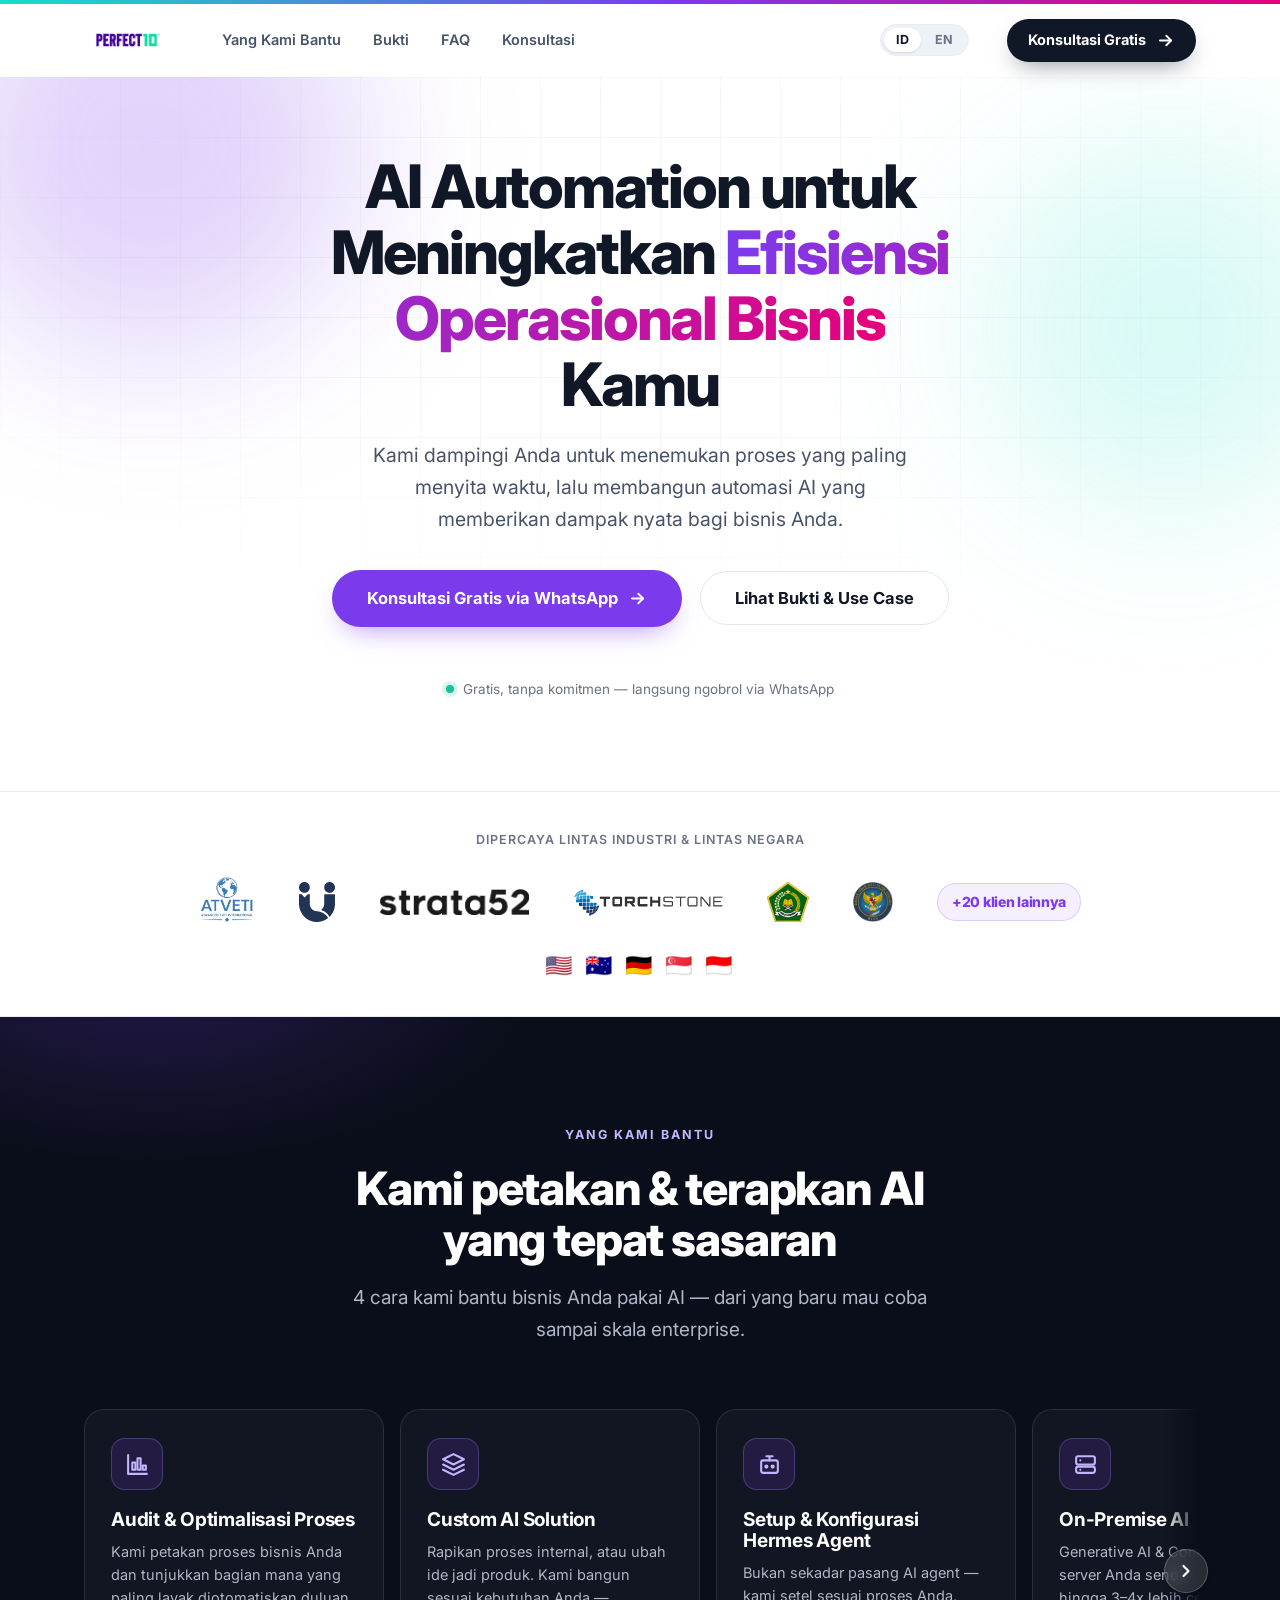
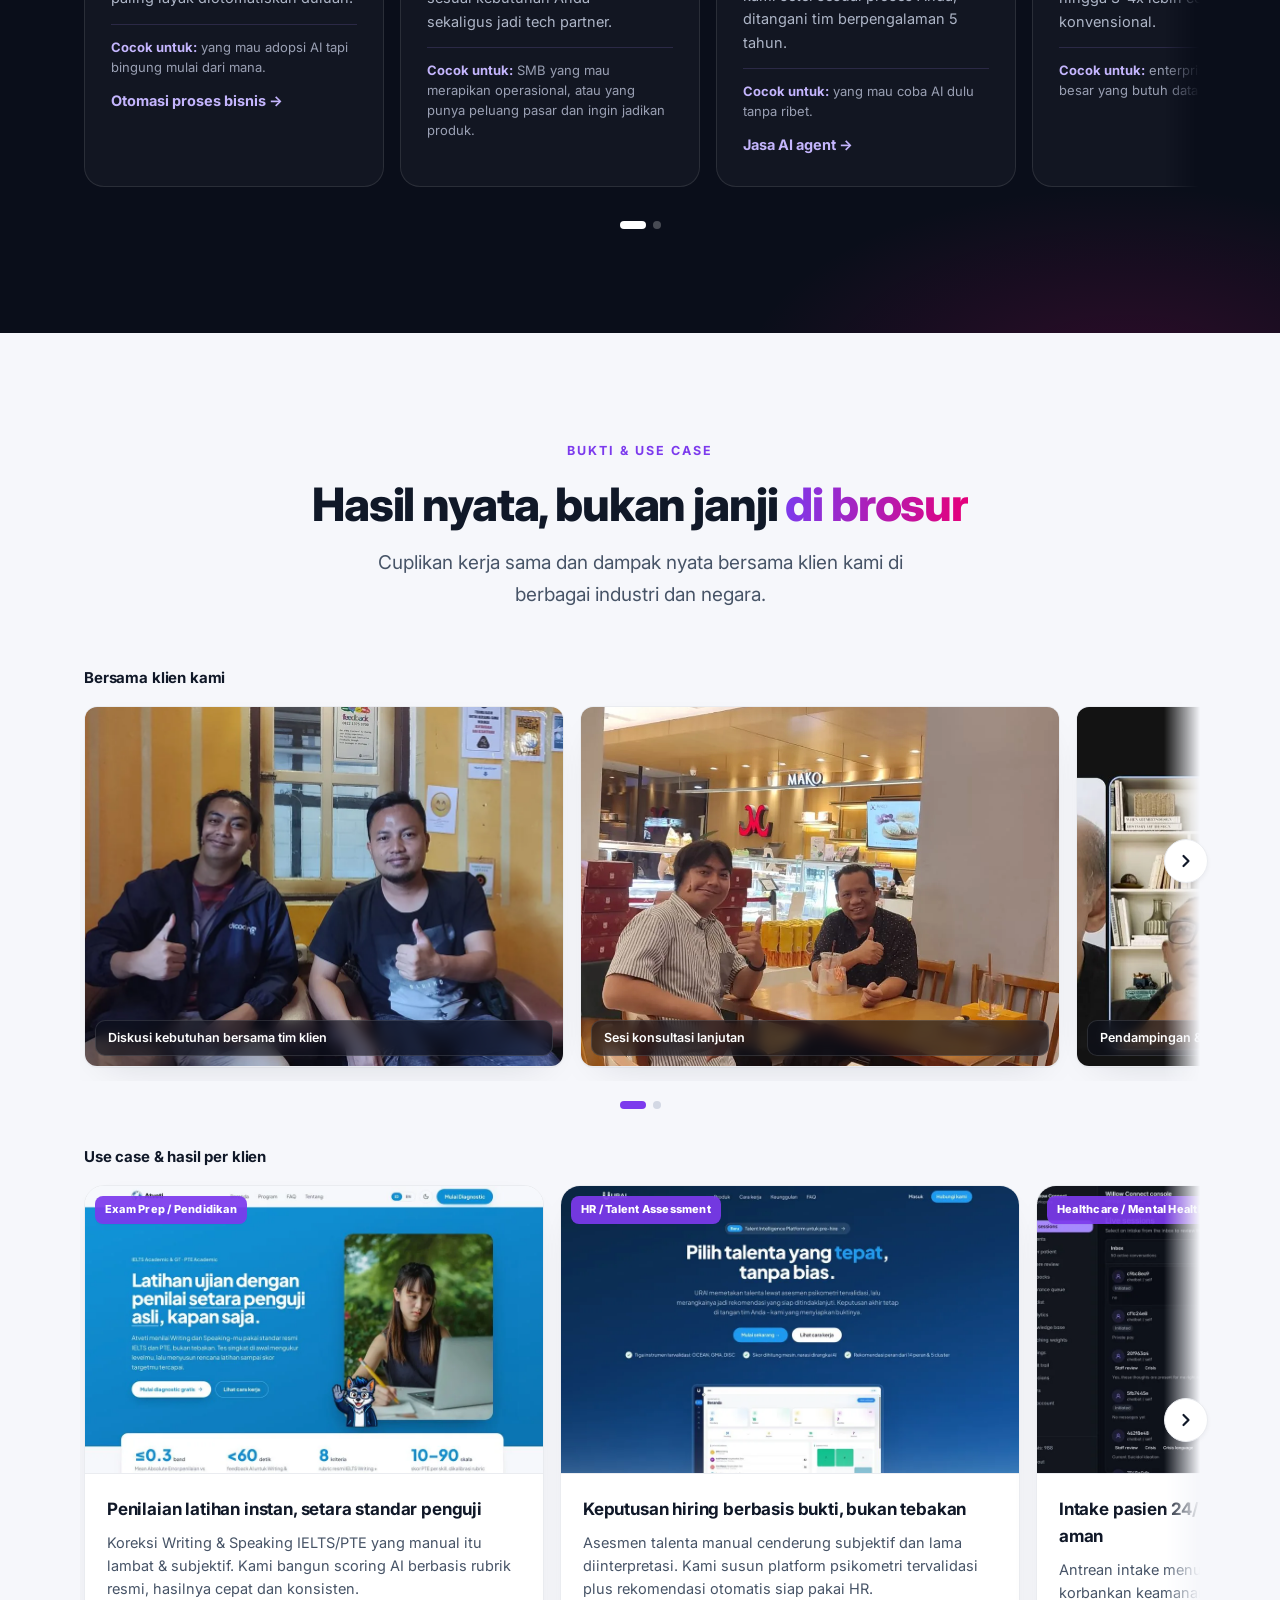
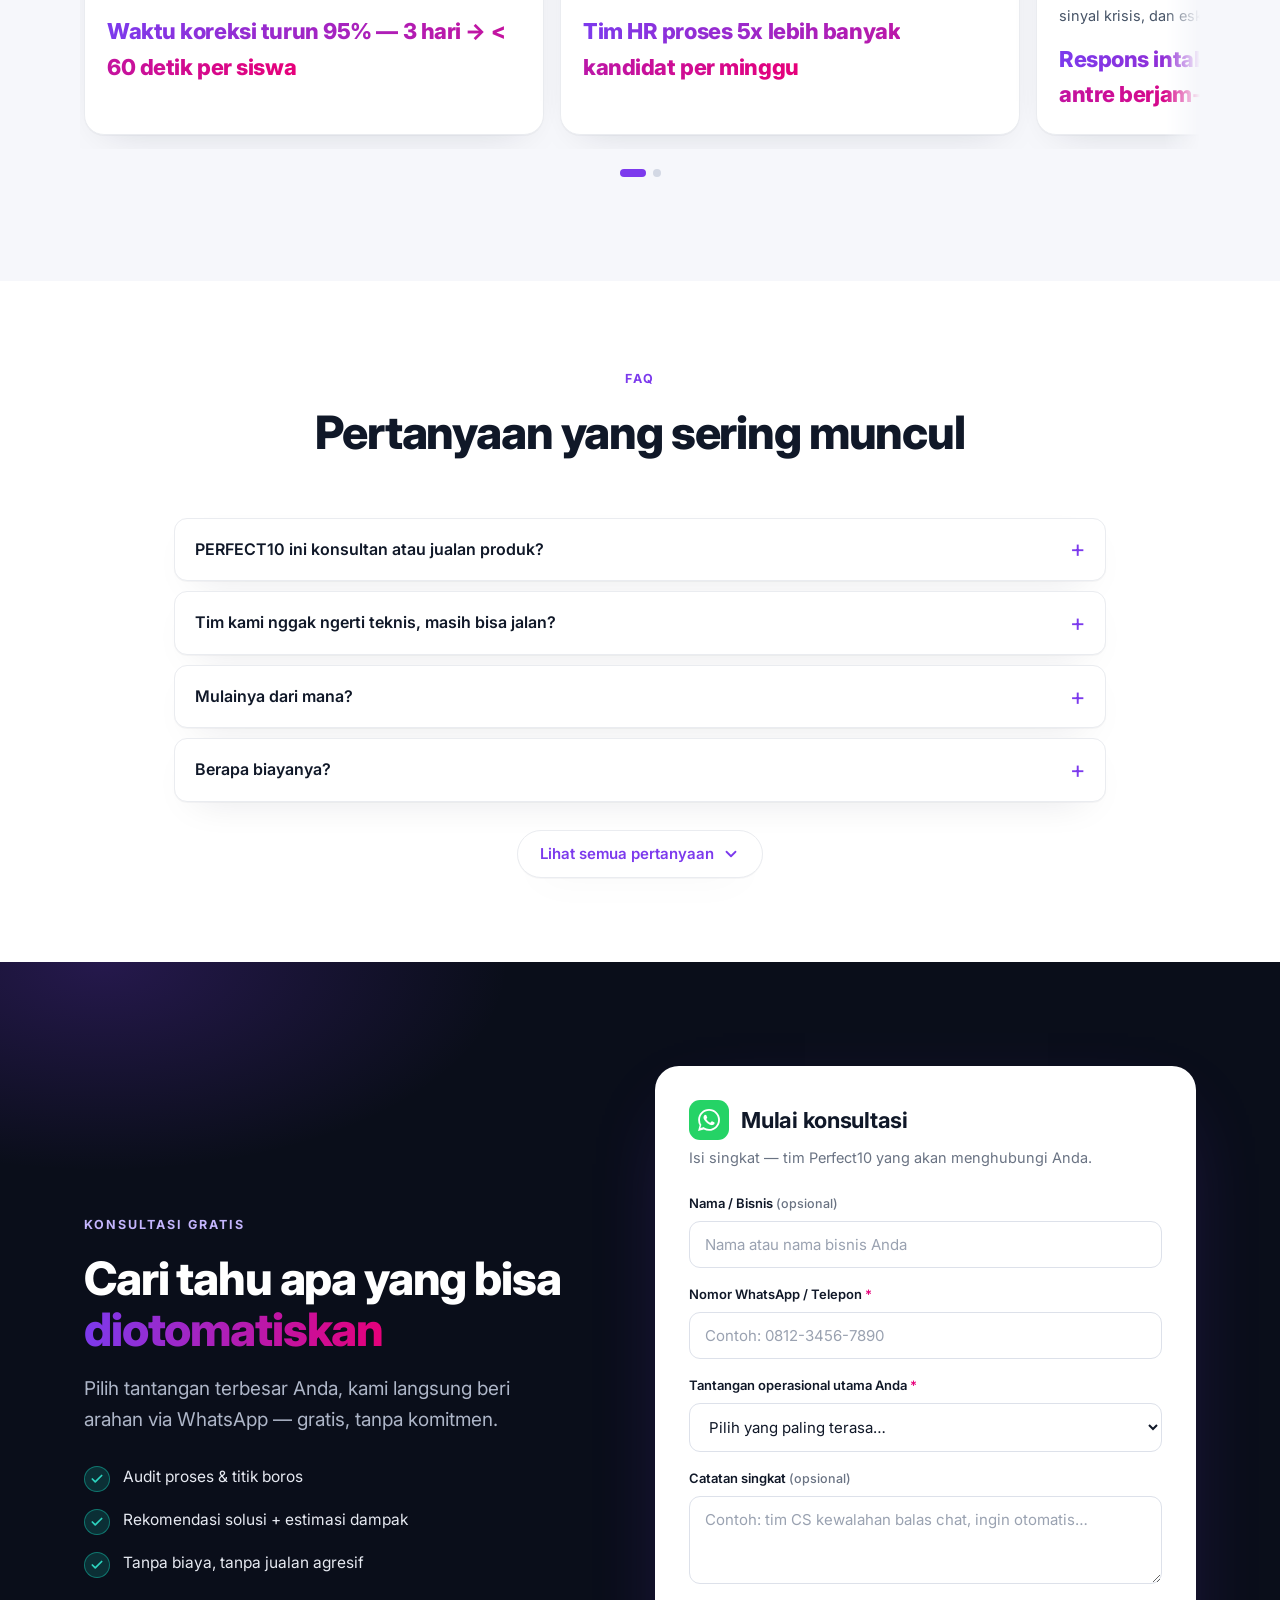
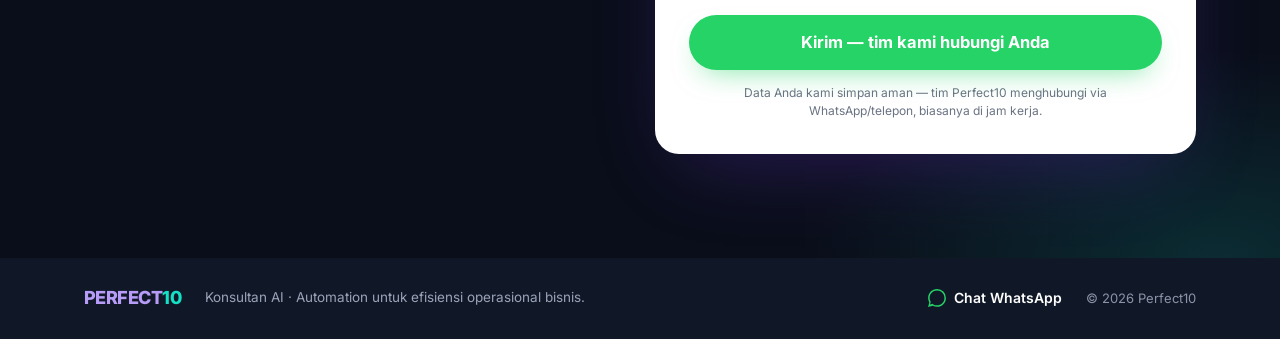
<file: index.html>
<!DOCTYPE html>
<html lang="id">
<head>
  <meta charset="UTF-8" />
  <meta name="viewport" content="width=device-width, initial-scale=1.0" />
  <meta name="color-scheme" content="light only" />
  <meta name="darkreader-lock" />
  <title>Perfect10 — Konsultan AI untuk Efisiensi Operasional Bisnis</title>
  <meta name="description" content="Perfect10 adalah konsultan AI. Kami bantu petakan, rancang, dan terapkan automation paling berdampak untuk bisnis Anda. Konsultasi gratis via WhatsApp." />
  <link rel="canonical" href="https://consul.perfect10.id/" />

  <!-- Open Graph -->
  <meta property="og:title" content="Perfect10 — Konsultan AI untuk Bisnis" />
  <meta property="og:description" content="Konsultan AI: kami bantu petakan, rancang, dan terapkan automation yang paling berdampak untuk bisnis Anda." />
  <meta property="og:type" content="website" />
  <meta property="og:url" content="https://consul.perfect10.id/" />
  <meta property="og:site_name" content="Perfect10" />
  <meta property="og:locale" content="id_ID" />
  <meta property="og:image" content="https://consul.perfect10.id/assets/og-cover.png" />
  <meta property="og:image:width" content="1200" />
  <meta property="og:image:height" content="630" />
  <meta property="og:image:alt" content="Perfect10 — Konsultan AI" />

  <!-- Twitter -->
  <meta name="twitter:card" content="summary_large_image" />
  <meta name="twitter:title" content="Perfect10 — Konsultan AI untuk Bisnis" />
  <meta name="twitter:description" content="Konsultan AI: kami bantu petakan, rancang, dan terapkan automation yang paling berdampak untuk bisnis Anda." />
  <meta name="twitter:image" content="https://consul.perfect10.id/assets/og-cover.png" />

  <!-- Structured data (P10 SEO D4). Every text value is copied from visible
       copy: name/logo = header logo, Service name = H1, description = hero
       lead, serviceType = footer line. Keep them in sync when copy changes. -->
  <script type="application/ld+json">
  {
    "@context": "https://schema.org",
    "@graph": [
      {
        "@type": "Organization",
        "@id": "https://consul.perfect10.id/#organization",
        "name": "Perfect10",
        "url": "https://consul.perfect10.id/",
        "logo": {
          "@type": "ImageObject",
          "url": "https://consul.perfect10.id/assets/logo.webp",
          "width": 384,
          "height": 131
        }
      },
      {
        "@type": "Service",
        "@id": "https://consul.perfect10.id/#service",
        "name": "AI Automation untuk Meningkatkan Efisiensi Operasional Bisnis",
        "serviceType": "Konsultan AI",
        "description": "Kami dampingi Anda untuk menemukan proses yang paling menyita waktu, lalu membangun automasi AI yang memberikan dampak nyata bagi bisnis Anda.",
        "provider": { "@id": "https://consul.perfect10.id/#organization" },
        "areaServed": { "@type": "Country", "name": "Indonesia" },
        "url": "https://consul.perfect10.id/"
      }
    ]
  }
  </script>

  <meta name="theme-color" content="#0A0E1A" />

  <link rel="icon" type="image/svg+xml" href="assets/favicon.svg" />
  <link rel="preconnect" href="https://fonts.googleapis.com" />
  <link rel="preconnect" href="https://fonts.gstatic.com" crossorigin />
  <link href="https://fonts.googleapis.com/css2?family=Inter:wght@400;500;600;700;800;900&display=swap" rel="stylesheet" />
  <link rel="stylesheet" href="styles.css?v=24" />

  <!-- ============================================================
       META PIXEL  —  Perfect10 (ID: 2041952410057672)
       ============================================================ -->
  <!-- Meta Pixel Code -->
  <script>
    !function(f,b,e,v,n,t,s){if(f.fbq)return;n=f.fbq=function(){n.callMethod?
    n.callMethod.apply(n,arguments):n.queue.push(arguments)};if(!f._fbq)f._fbq=n;
    n.push=n;n.loaded=!0;n.version='2.0';n.queue=[];t=b.createElement(e);t.async=!0;
    t.src=v;s=b.getElementsByTagName(e)[0];s.parentNode.insertBefore(t,s)}(window,
    document,'script','https://connect.facebook.net/en_US/fbevents.js');
    fbq('init', '2041952410057672');
    fbq('track', 'PageView');
  </script>
  <noscript><img height="1" width="1" style="display:none"
    src="https://www.facebook.com/tr?id=2041952410057672&ev=PageView&noscript=1" alt=""/></noscript>
  <!-- End Meta Pixel Code -->

  <!-- PostHog conversion events (see analytics.js) -->
  <script src="analytics.js?v=1"></script>
</head>

<body>
  <a href="#konsultasi" class="skip-link" data-i18n="skip">Lewati ke form konsultasi</a>
  <div class="topbar"></div>

  <!-- ===================== HEADER ===================== -->
  <header class="header" id="site-header">
    <div class="container">
      <a href="#top" class="logo logo--img" aria-label="Perfect10"><img src="assets/logo.webp" alt="Perfect10" width="384" height="131" /></a>
      <nav class="nav" aria-label="Navigasi utama">
        <a href="#solusi" data-i18n="nav.solusi">Yang Kami Bantu</a>
        <a href="#bukti" data-i18n="nav.bukti">Bukti</a>
        <a href="#faq" data-i18n="nav.faq">FAQ</a>
        <a href="#konsultasi" data-i18n="nav.konsultasi">Konsultasi</a>
      </nav>
      <div class="lang" role="group" aria-label="Pilih bahasa / Language">
        <button type="button" class="lang-btn" data-lang="id">ID</button>
        <button type="button" class="lang-btn" data-lang="en">EN</button>
      </div>
      <div class="header-cta">
        <a href="#konsultasi" class="btn btn--primary js-cta" data-src="header">
          <span class="cta-label" data-i18n="cta.header">Konsultasi Gratis</span>
          <svg class="arrow" viewBox="0 0 24 24" fill="none" stroke="currentColor" stroke-width="2.4" stroke-linecap="round" stroke-linejoin="round" aria-hidden="true"><path d="M5 12h14"/><path d="M13 6l6 6-6 6"/></svg>
        </a>
      </div>
    </div>
  </header>

  <main id="top">
  <!-- ===================== 1. HERO ===================== -->
  <section class="hero">
    <span class="glow glow-1" aria-hidden="true"></span>
    <span class="glow glow-2" aria-hidden="true"></span>
    <div class="container">
      <div class="hero-grid is-center">
        <div class="hero-copy">
          <h1 data-i18n-html="hero.h1">AI Automation untuk Meningkatkan <span class="grad-text">Efisiensi Operasional Bisnis</span> Kamu</h1>
          <p class="lead" data-i18n="hero.lead">Kami dampingi Anda untuk menemukan proses yang paling menyita waktu, lalu membangun automasi AI yang memberikan dampak nyata bagi bisnis Anda.</p>

          <div class="hero-cta">
            <a href="#konsultasi" class="btn btn--accent btn--lg js-cta" data-src="hero">
              <span data-i18n="hero.cta1">Konsultasi Gratis via WhatsApp</span>
              <svg class="arrow" viewBox="0 0 24 24" fill="none" stroke="currentColor" stroke-width="2.4" stroke-linecap="round" stroke-linejoin="round" aria-hidden="true"><path d="M5 12h14"/><path d="M13 6l6 6-6 6"/></svg>
            </a>
            <a href="#bukti" class="btn btn--ghost btn--lg" data-i18n="hero.cta2">Lihat Bukti &amp; Use Case</a>
          </div>

          <p class="hero-note"><span class="dot"></span> <span data-i18n="hero.note">Gratis, tanpa komitmen — langsung ngobrol via WhatsApp</span></p>
        </div>
      </div>
    </div>
  </section>

  <!-- ===================== TRUST BAR (klien & negara) ===================== -->
  <section class="trustbar">
    <div class="container">
      <p class="lbl" data-i18n="trust.lbl">Dipercaya lintas industri & lintas negara</p>
      <div class="logo-row">
        <img class="cl-logo" src="assets/logos/atveti.webp" alt="Atveti" loading="lazy" />
        <img class="cl-logo" src="assets/logos/urai.svg" alt="URAI" loading="lazy" />
        <img class="cl-logo" src="assets/logos/strata52.webp" alt="Strata52" loading="lazy" />
        <img class="cl-logo" src="assets/logos/torchstone.webp" alt="Torchstone" loading="lazy" />
        <img class="cl-logo gov-logo" src="assets/logos/kemenag.svg" alt="Kemenag" loading="lazy" />
        <img class="cl-logo gov-logo" src="assets/logos/bssn.webp" alt="BSSN" loading="lazy" />
        <span class="brandmark cl-more" data-i18n="trust.more">+20 klien lainnya</span>
      </div>
      <p class="trust-geo" data-i18n-html="trust.geo"><span class="geo-flags">🇺🇸 🇦🇺 🇩🇪 🇸🇬 🇮🇩</span></p>
    </div>
  </section>

  <!-- ===================== 2. YANG KAMI BANTU (slider) ===================== -->
  <section class="section section--dark" id="solusi">
    <span class="glow-bg" aria-hidden="true"></span>
    <div class="container">
      <div class="section-head center">
        <span class="eyebrow" data-i18n="sol.eyebrow">Yang Kami Bantu</span>
        <h2 data-i18n="sol.h2">Kami petakan &amp; terapkan AI yang tepat sasaran</h2>
        <p class="lead" data-i18n="sol.lead">Kami bukan penjual tools. Sebagai konsultan, kami bantu Anda memilih dan menerapkan automation yang benar-benar berdampak di area berikut.</p>
      </div>
      <div class="slider" tabindex="0" aria-label="Area bantuan">
        <article class="slide sol">
          <div class="ic"><svg viewBox="0 0 24 24" fill="none" stroke="currentColor" stroke-width="2" stroke-linecap="round" stroke-linejoin="round" aria-hidden="true"><path d="M3 3v18h18"/><rect x="7" y="10" width="3" height="7"/><rect x="12" y="6" width="3" height="11"/><rect x="17" y="13" width="3" height="4"/></svg></div>
          <h3 data-i18n="sol.c1t">Audit &amp; Optimalisasi Proses</h3>
          <p data-i18n="sol.c1d">Kami petakan proses bisnis Anda dan tunjukkan bagian mana yang paling layak diotomatiskan duluan.</p>
          <p class="sol-fit"><span class="sol-fit-lbl" data-i18n="sol.fitlbl">Cocok untuk:</span> <span data-i18n="sol.c1f">yang mau adopsi AI tapi bingung mulai dari mana.</span></p>
          <a class="sol-more" href="/otomasi-proses-bisnis/" data-i18n="sol.c1more">Otomasi proses bisnis →</a>
        </article>
        <article class="slide sol">
          <div class="ic"><svg viewBox="0 0 24 24" fill="none" stroke="currentColor" stroke-width="2" stroke-linecap="round" stroke-linejoin="round" aria-hidden="true"><path d="M12 2 2 7l10 5 10-5z"/><path d="M2 17l10 5 10-5"/><path d="M2 12l10 5 10-5"/></svg></div>
          <h3 data-i18n="sol.c2t">Custom AI Solution</h3>
          <p data-i18n="sol.c2d">Rapikan proses internal, atau ubah ide jadi produk. Kami bangun sesuai kebutuhan Anda — sekaligus jadi tech partner.</p>
          <p class="sol-fit"><span class="sol-fit-lbl" data-i18n="sol.fitlbl">Cocok untuk:</span> <span data-i18n="sol.c2f">SMB yang mau merapikan operasional, atau yang punya peluang pasar dan ingin jadikan produk.</span></p>
        </article>
        <article class="slide sol">
          <div class="ic"><svg viewBox="0 0 24 24" fill="none" stroke="currentColor" stroke-width="2" stroke-linecap="round" stroke-linejoin="round" aria-hidden="true"><rect x="4" y="8" width="16" height="12" rx="2"/><path d="M12 8V4M9 4h6"/><circle cx="9" cy="14" r="1"/><circle cx="15" cy="14" r="1"/></svg></div>
          <h3 data-i18n="sol.c3t">Setup &amp; Konfigurasi Hermes Agent</h3>
          <p data-i18n="sol.c3d">Bukan sekadar pasang AI agent — kami setel sesuai proses Anda, ditangani tim berpengalaman 5 tahun.</p>
          <p class="sol-fit"><span class="sol-fit-lbl" data-i18n="sol.fitlbl">Cocok untuk:</span> <span data-i18n="sol.c3f">yang mau coba AI dulu tanpa ribet.</span></p>
          <a class="sol-more" href="/jasa-ai-agent/" data-i18n="sol.c3more">Jasa AI agent →</a>
        </article>
        <article class="slide sol">
          <div class="ic"><svg viewBox="0 0 24 24" fill="none" stroke="currentColor" stroke-width="2" stroke-linecap="round" stroke-linejoin="round" aria-hidden="true"><rect x="3" y="4" width="18" height="8" rx="2"/><rect x="3" y="14" width="18" height="6" rx="2"/><path d="M7 8h.01M7 17h.01"/></svg></div>
          <h3 data-i18n="sol.c4t">On-Premise AI</h3>
          <p data-i18n="sol.c4d">Generative AI &amp; Computer Vision di server Anda sendiri, dioptimalkan hingga 3–4x lebih cepat dari solusi konvensional.</p>
          <p class="sol-fit"><span class="sol-fit-lbl" data-i18n="sol.fitlbl">Cocok untuk:</span> <span data-i18n="sol.c4f">enterprise menengah–besar yang butuh data tetap internal.</span></p>
        </article>
      </div>
      <p class="slider-hint" data-i18n="sol.hint">Geser untuk lihat semua →</p>
    </div>
  </section>

  <!-- ===================== 3. BUKTI & USE CASE (sliders) =====================
       Foto klien = nyata (assets/klien-*.webp). Use case + testimoni = DRAFT,
       angka ilustrasi (key bukti.* di i18n.js) — verifikasi tim sebelum go-live.
       Tambah slide: duplikat <figure>/<article> di slider.
  -->
  <section class="section section--soft" id="bukti">
    <div class="container">
      <div class="section-head center">
        <span class="eyebrow" data-i18n="bukti.eyebrow">Bukti &amp; Use Case</span>
        <h2 data-i18n-html="bukti.h2">Hasil nyata, bukan janji <span class="grad-text">di brosur</span></h2>
        <p class="lead" data-i18n-html="bukti.lead">Cuplikan kerja sama dan dampak nyata bersama klien kami di berbagai industri dan negara.</p>
      </div>

      <!-- 3a. Foto bersama klien (slider, foto nyata) -->
      <div class="bukti-head"><h3 class="bukti-sub" data-i18n="bukti.sub1">Bersama klien kami</h3><span class="slider-hint" data-i18n="bukti.hint">Geser →</span></div>
      <div class="slider" tabindex="0" aria-label="Foto klien">
        <figure class="slide photo"><img src="assets/klien-meeting.webp" alt="Dua anggota tim tersenyum dan mengacungkan jempol di sofa kantor klien" data-i18n-alt="alt.ph1" loading="lazy" decoding="async" /><figcaption data-i18n="bukti.ph1">Diskusi kebutuhan bersama tim klien</figcaption></figure>
        <figure class="slide photo"><img src="assets/klien-cafe.webp" alt="Dua orang mengacungkan jempol di meja kafe roti milik klien" data-i18n-alt="alt.ph2" loading="lazy" decoding="async" /><figcaption data-i18n="bukti.ph2">Sesi konsultasi lanjutan</figcaption></figure>
        <figure class="slide photo"><img src="assets/klien-meet.webp" alt="Rapat video online dengan empat peserta dari tim klien" data-i18n-alt="alt.ph3" loading="lazy" decoding="async" /><figcaption data-i18n="bukti.ph3">Pendampingan & review online lintas tim</figcaption></figure>
      </div>

      <!-- 3c. Use case per klien (slider) -->
      <div class="bukti-head"><h3 class="bukti-sub" data-i18n="bukti.sub3">Use case &amp; hasil per klien</h3><span class="slider-hint" data-i18n="bukti.hint">Geser →</span></div>
      <div class="slider" tabindex="0" aria-label="Use case">
        <article class="slide uc">
          <figure class="uc-img"><img src="assets/uc-atveti.webp" alt="Halaman Atveti: latihan ujian dengan penilaian AI setara penguji, selisih ≤0,3 band dalam kurang dari 60 detik" data-i18n-alt="alt.uc1" loading="lazy" decoding="async" /><span class="uc-ind" data-i18n="bukti.uc1ind">Exam Prep / Pendidikan</span></figure>
          <div class="uc-body">
            <h4 data-i18n="bukti.uc1t">Penilaian latihan instan, setara standar penguji</h4>
            <p data-i18n="bukti.uc1p">Koreksi Writing & Speaking IELTS/PTE yang manual itu lambat & subjektif. Kami bangun scoring AI berbasis rubrik resmi, hasilnya cepat dan konsisten.</p>
            <span class="uc-metric grad-text" data-i18n="bukti.uc1m">Waktu koreksi turun 95% — 3 hari → < 60 detik per siswa</span>
          </div>
        </article>
        <article class="slide uc">
          <figure class="uc-img"><img src="assets/uc-urai.webp" alt="Halaman URAI: platform asesmen talenta pre-hire dengan instrumen OCEAN, GMA, dan DISC" data-i18n-alt="alt.uc2" loading="lazy" decoding="async" /><span class="uc-ind" data-i18n="bukti.uc2ind">HR / Talent Assessment</span></figure>
          <div class="uc-body">
            <h4 data-i18n="bukti.uc2t">Keputusan hiring berbasis bukti, bukan tebakan</h4>
            <p data-i18n="bukti.uc2p">Asesmen talenta manual cenderung subjektif dan lama diinterpretasi. Kami susun platform psikometri tervalidasi plus rekomendasi otomatis siap pakai HR.</p>
            <span class="uc-metric grad-text" data-i18n="bukti.uc2m">Tim HR proses 5x lebih banyak kandidat per minggu</span>
          </div>
        </article>
        <article class="slide uc">
          <figure class="uc-img"><img src="assets/uc-vantage.webp" alt="Konsol Willow Connect untuk Vantage Point: AI intake pasien dengan chat langsung dan profil pasien" data-i18n-alt="alt.uc4" loading="lazy" decoding="async" /><span class="uc-ind" data-i18n="bukti.uc4ind">Healthcare / Mental Health</span></figure>
          <div class="uc-body">
            <h4 data-i18n="bukti.uc4t">Intake pasien 24/7 dengan eskalasi krisis yang aman</h4>
            <p data-i18n="bukti.uc4p">Antrean intake menumpuk dan butuh respons cepat tanpa korbankan keamanan. AI intake melayani 24/7, menandai sinyal krisis, dan eskalasi ke staf saat perlu.</p>
            <span class="uc-metric grad-text" data-i18n="bukti.uc4m">Respons intake < 1 menit, 24/7 (dari antre berjam-jam)</span>
          </div>
        </article>
        <article class="slide uc">
          <figure class="uc-img"><img src="assets/uc-kunci.webp" alt="Dashboard KUNCI Workspace: pusat kendali AI SDR untuk leads, balasan, dan tingkat konversi" data-i18n-alt="alt.uc5" loading="lazy" decoding="async" /><span class="uc-ind" data-i18n="bukti.uc5ind">Sales / AI SDR</span></figure>
          <div class="uc-body">
            <h4 data-i18n="bukti.uc5t">Pipeline outbound yang menjalankan dirinya sendiri</h4>
            <p data-i18n="bukti.uc5p">Tim sales boros waktu riset prospek & nulis cold email. KUNCI menjalankannya otomatis: tangkap lead, riset, profilkan, kirim email personal, lalu balas sendiri saat prospek merespons.</p>
            <span class="uc-metric grad-text" data-i18n="bukti.uc5m">Hemat ~20 jam/minggu per SDR</span>
          </div>
        </article>
      </div>
    </div>
  </section>

  <!-- ===================== 4. FAQ (simple, native, no-JS) ===================== -->
  <section class="section section--tight" id="faq">
    <div class="container container--tight">
      <div class="section-head center">
        <span class="eyebrow" data-i18n="faq.eyebrow">FAQ</span>
        <h2 data-i18n="faq.h2">Pertanyaan yang sering muncul</h2>
      </div>
      <div class="faq-simple">
        <details>
          <summary data-i18n="faq.q1">PERFECT10 ini konsultan atau jualan produk?</summary>
          <p data-i18n="faq.a1">Konsultan. Kami bantu analisa kebutuhan, rancang, dan terapkan automation yang paling berdampak — bukan jual satu produk jadi yang dipaksa cocok ke semua bisnis.</p>
        </details>
        <details>
          <summary data-i18n="faq.q2">Tim kami nggak ngerti teknis, masih bisa jalan?</summary>
          <p data-i18n="faq.a2">Bisa. Anda cukup paham bisnis Anda; urusan teknis dari rancang sampai jalan sepenuhnya kami tangani. Kami terjemahkan kebutuhan bisnis jadi solusi, bukan sebaliknya.</p>
        </details>
        <details>
          <summary data-i18n="faq.q3">Mulainya dari mana?</summary>
          <p data-i18n="faq.a3">Dari konsultasi gratis via WhatsApp. Kami petakan proses Anda, tunjukkan bagian mana yang paling layak diotomatiskan duluan, baru kasih rekomendasi — sebelum Anda komit apa pun.</p>
        </details>
        <details>
          <summary data-i18n="faq.q4">Berapa biayanya?</summary>
          <p data-i18n="faq.a4">Menyesuaikan ruang lingkup dan dampak yang ingin dicapai. Mulai dari konsultasi gratis, lalu estimasi yang transparan tanpa biaya tersembunyi.</p>
        </details>
        <div class="faq-more" id="faq-more" hidden>
        <details>
          <summary data-i18n="faq.q5">Berapa lama sampai kelihatan hasilnya?</summary>
          <p data-i18n="faq.a5">Tergantung kompleksitas, tapi kami sengaja mulai dari satu proses berdampak tinggi supaya Anda lihat hasil nyata dalam hitungan minggu, bukan bulan.</p>
        </details>
        <details>
          <summary data-i18n="faq.q6">Data bisnis kami aman?</summary>
          <p data-i18n="faq.a6">Aman. Kami bisa rancang solusi sesuai tingkat sensitivitas data Anda — termasuk opsi on-premise, di mana semua data dan AI berjalan di server Anda sendiri tanpa keluar ke pihak ketiga.</p>
        </details>
        <details>
          <summary data-i18n="faq.q7">Bisnis kami kecil / niche, cocok nggak?</summary>
          <p data-i18n="faq.a7">Cocok. Justru bisnis kecil dan niche paling cepat merasakan dampaknya. Kalau pasarnya spesifik dan belum ada yang garap, kami bisa bantu jadikan itu produk — kami yang jadi tech partner-nya.</p>
        </details>
        <details>
          <summary data-i18n="faq.q8">Apa bedanya dengan langganan tools AI yang sudah ada (ChatGPT dll)?</summary>
          <p data-i18n="faq.a8">Tools jadi itu generik. Kami sesuaikan AI dengan proses, aturan, dan konteks unik bisnis Anda — plus pengalaman 5 tahun supaya konfigurasinya benar-benar pas, bukan sekadar dipasang.</p>
        </details>
        <details>
          <summary data-i18n="faq.q9">Setelah jadi, kami tergantung terus ke kalian?</summary>
          <p data-i18n="faq.a9">Tidak harus. Kami bangun supaya bisa Anda kelola sendiri, lengkap dengan pendampingan. Kalau mau, kami juga sedia dukungan berkelanjutan — pilihan ada di tangan Anda.</p>
        </details>
        <details>
          <summary data-i18n="faq.q10">AI ini bakal gantiin karyawan kami?</summary>
          <p data-i18n="faq.a10">Tujuannya bukan ganti orang, tapi hilangkan kerja repetitif yang bikin tim Anda boros waktu — supaya mereka fokus ke hal yang butuh penilaian manusia.</p>
        </details>
        </div>
        <button type="button" class="faq-toggle" id="faq-toggle" aria-expanded="false" aria-controls="faq-more">
          <span data-i18n="faq.more">Lihat semua pertanyaan</span>
          <svg class="faq-toggle-ic" viewBox="0 0 24 24" fill="none" stroke="currentColor" stroke-width="2.4" stroke-linecap="round" stroke-linejoin="round" aria-hidden="true"><path d="M6 9l6 6 6-6"/></svg>
        </button>
      </div>
    </div>
  </section>

  <!-- ===================== 5. KONSULTASI (form -> WhatsApp) ===================== -->
  <section class="section cta-section" id="konsultasi">
    <span class="glow-bg" aria-hidden="true"></span>
    <div class="container">
      <div class="cta-wrap">
        <div class="cta-copy">
          <span class="eyebrow" data-i18n="cta.eyebrow">Konsultasi Gratis</span>
          <h2 data-i18n-html="cta.h2">Cari tahu apa yang bisa <span class="grad-text">diotomatiskan</span></h2>
          <p class="lead" data-i18n="cta.lead">Pilih tantangan terbesar Anda, kami langsung beri arahan via WhatsApp — gratis, tanpa komitmen.</p>
          <ul class="cta-points">
            <li><span class="chk"><svg viewBox="0 0 24 24" fill="none" stroke="currentColor" stroke-width="3" stroke-linecap="round" stroke-linejoin="round" aria-hidden="true"><path d="M20 6 9 17l-5-5"/></svg></span> <span data-i18n="cta.p1">Audit proses &amp; titik boros</span></li>
            <li><span class="chk"><svg viewBox="0 0 24 24" fill="none" stroke="currentColor" stroke-width="3" stroke-linecap="round" stroke-linejoin="round" aria-hidden="true"><path d="M20 6 9 17l-5-5"/></svg></span> <span data-i18n="cta.p2">Rekomendasi solusi + estimasi dampak</span></li>
            <li><span class="chk"><svg viewBox="0 0 24 24" fill="none" stroke="currentColor" stroke-width="3" stroke-linecap="round" stroke-linejoin="round" aria-hidden="true"><path d="M20 6 9 17l-5-5"/></svg></span> <span data-i18n="cta.p3">Tanpa biaya, tanpa jualan agresif</span></li>
          </ul>
        </div>

        <div class="form-card">
          <div class="fc-head">
            <span class="fc-ic" aria-hidden="true"><svg viewBox="0 0 24 24" fill="#fff"><path d="M.057 24l1.687-6.163a11.867 11.867 0 0 1-1.587-5.946C.16 5.335 5.495 0 12.05 0a11.817 11.817 0 0 1 8.413 3.488 11.824 11.824 0 0 1 3.48 8.414c-.003 6.557-5.338 11.892-11.893 11.892a11.9 11.9 0 0 1-5.688-1.448L.057 24zm6.597-3.807c1.676.995 3.276 1.591 5.392 1.592 5.448 0 9.886-4.434 9.889-9.885.002-5.462-4.415-9.89-9.881-9.892-5.452 0-9.887 4.434-9.889 9.884a9.86 9.86 0 0 0 1.51 5.26l-.999 3.648 3.978-1.219zm11.387-5.464c-.074-.124-.272-.198-.57-.347-.297-.149-1.758-.868-2.031-.967-.272-.099-.47-.149-.669.149-.198.297-.768.967-.941 1.165-.173.198-.347.223-.644.074-.297-.149-1.255-.462-2.39-1.475-.883-.788-1.48-1.761-1.653-2.059-.173-.297-.018-.458.13-.606.134-.133.297-.347.446-.521.151-.172.2-.296.3-.495.099-.198.05-.372-.025-.521-.075-.148-.669-1.611-.916-2.206-.242-.579-.487-.501-.669-.51l-.57-.01c-.198 0-.52.074-.792.372-.272.297-1.04 1.016-1.04 2.479 0 1.462 1.065 2.875 1.213 3.074.149.198 2.096 3.2 5.077 4.487.709.306 1.263.489 1.694.626.712.226 1.36.194 1.872.118.571-.085 1.758-.719 2.006-1.413.248-.695.248-1.29.173-1.414z"/></svg></span>
            <div><h3 data-i18n="form.head">Mulai konsultasi</h3></div>
          </div>
          <p class="sub" data-i18n="form.sub">Isi singkat — tim Perfect10 yang akan menghubungi Anda.</p>
          <form id="lead-form" class="ph-no-capture">
            <div class="field">
              <label for="nama"><span data-i18n="form.l1">Nama / Bisnis</span> <span class="opt" data-i18n="form.opt">(opsional)</span></label>
              <input id="nama" name="nama" type="text" placeholder="Nama atau nama bisnis Anda" data-i18n-ph="form.ph1" autocomplete="name" />
            </div>
            <div class="field" id="f-kontak">
              <label for="kontak"><span data-i18n="form.l4">Nomor WhatsApp / Telepon</span> <span class="req" aria-hidden="true">*</span></label>
              <input id="kontak" name="kontak" type="tel" required placeholder="Contoh: 0812-3456-7890" data-i18n-ph="form.ph4" autocomplete="tel" inputmode="tel" />
            </div>
            <div class="field" id="f-kebutuhan">
              <label for="kebutuhan"><span data-i18n="form.l2">Tantangan operasional utama Anda</span> <span class="req" aria-hidden="true">*</span></label>
              <select id="kebutuhan" name="kebutuhan" required>
                <option value="" data-i18n="form.o0">Pilih yang paling terasa…</option>
                <option data-i18n="form.o1">Tim habis waktu untuk tugas repetitif</option>
                <option data-i18n="form.o2">Respon ke customer lambat / lead bocor</option>
                <option data-i18n="form.o3">Data tersebar, tidak ada visibilitas</option>
                <option data-i18n="form.o4">Biaya operasional membengkak</option>
                <option data-i18n="form.o5">Proses bergantung pada orang tertentu</option>
                <option data-i18n="form.o6">Lainnya / belum yakin</option>
              </select>
            </div>
            <div class="field">
              <label for="pesan"><span data-i18n="form.l3">Catatan singkat</span> <span class="opt" data-i18n="form.opt">(opsional)</span></label>
              <textarea id="pesan" name="pesan" placeholder="Contoh: tim CS kewalahan balas chat, ingin otomatis…" data-i18n-ph="form.ph3"></textarea>
            </div>
            <!-- first-visit attribution, filled by app.js (initAttribution) -->
            <input type="hidden" id="landing_page" name="landing_page" />
            <input type="hidden" id="referrer" name="referrer" />
            <input type="hidden" id="utm_source" name="utm_source" />
            <input type="hidden" id="utm_medium" name="utm_medium" />
            <input type="hidden" id="utm_campaign" name="utm_campaign" />
            <input type="hidden" id="utm_content" name="utm_content" />
            <input type="hidden" id="utm_term" name="utm_term" />
            <button type="submit" class="btn btn--wa btn--block btn--lg">
              <span data-i18n="form.submit">Kirim — tim kami hubungi Anda</span>
            </button>
            <p class="form-err" id="form-err" hidden data-i18n="form.err">Gagal mengirim. Coba lagi, atau hubungi kami via WhatsApp.</p>
            <p class="form-foot" data-i18n="form.foot">Data Anda kami simpan aman — tim Perfect10 menghubungi via WhatsApp/telepon, biasanya di jam kerja.</p>
          </form>
        </div>
      </div>
    </div>
  </section>
  </main>

  <!-- ===================== FOOTER (minimal) ===================== -->
  <footer class="footer-mini">
    <div class="container">
      <div class="logo"><span class="p">PERFECT</span><span class="n">10</span></div>
      <p class="fm-desc" data-i18n="footer.mini">Konsultan AI · Automation untuk efisiensi operasional bisnis.</p>
      <a href="#" class="fm-wa js-cta" data-src="footer">
        <svg viewBox="0 0 24 24" fill="currentColor" aria-hidden="true"><path d="M.057 24l1.687-6.163a11.867 11.867 0 0 1-1.587-5.946C.16 5.335 5.495 0 12.05 0a11.817 11.817 0 0 1 8.413 3.488 11.824 11.824 0 0 1 3.48 8.414c-.003 6.557-5.338 11.892-11.893 11.892a11.9 11.9 0 0 1-5.688-1.448L.057 24zm6.597-3.807c1.676.995 3.276 1.591 5.392 1.592 5.448 0 9.886-4.434 9.889-9.885.002-5.462-4.415-9.89-9.881-9.892-5.452 0-9.887 4.434-9.889 9.884a9.86 9.86 0 0 0 1.51 5.26l-.999 3.648 3.978-1.219z"/></svg>
        <span data-i18n="footer.wa">Chat WhatsApp</span>
      </a>
      <p class="footer-copy">© <span id="year"></span> Perfect10</p>
    </div>
  </footer>

  <!-- sticky mobile CTA -->
  <div class="sticky-cta" id="sticky-cta">
    <div class="sc-txt">
      <b data-i18n="sticky.t">Konsultasi gratis</b>
      <span data-i18n="sticky.s">Audit operasional Anda — tanpa biaya</span>
    </div>
    <a href="#konsultasi" class="btn btn--accent js-cta" data-src="sticky" data-i18n="sticky.b">Mulai</a>
  </div>

  <script defer src="i18n.js?v=14"></script>
  <script defer src="app.js?v=21"></script>
</body>
</html>
</file>
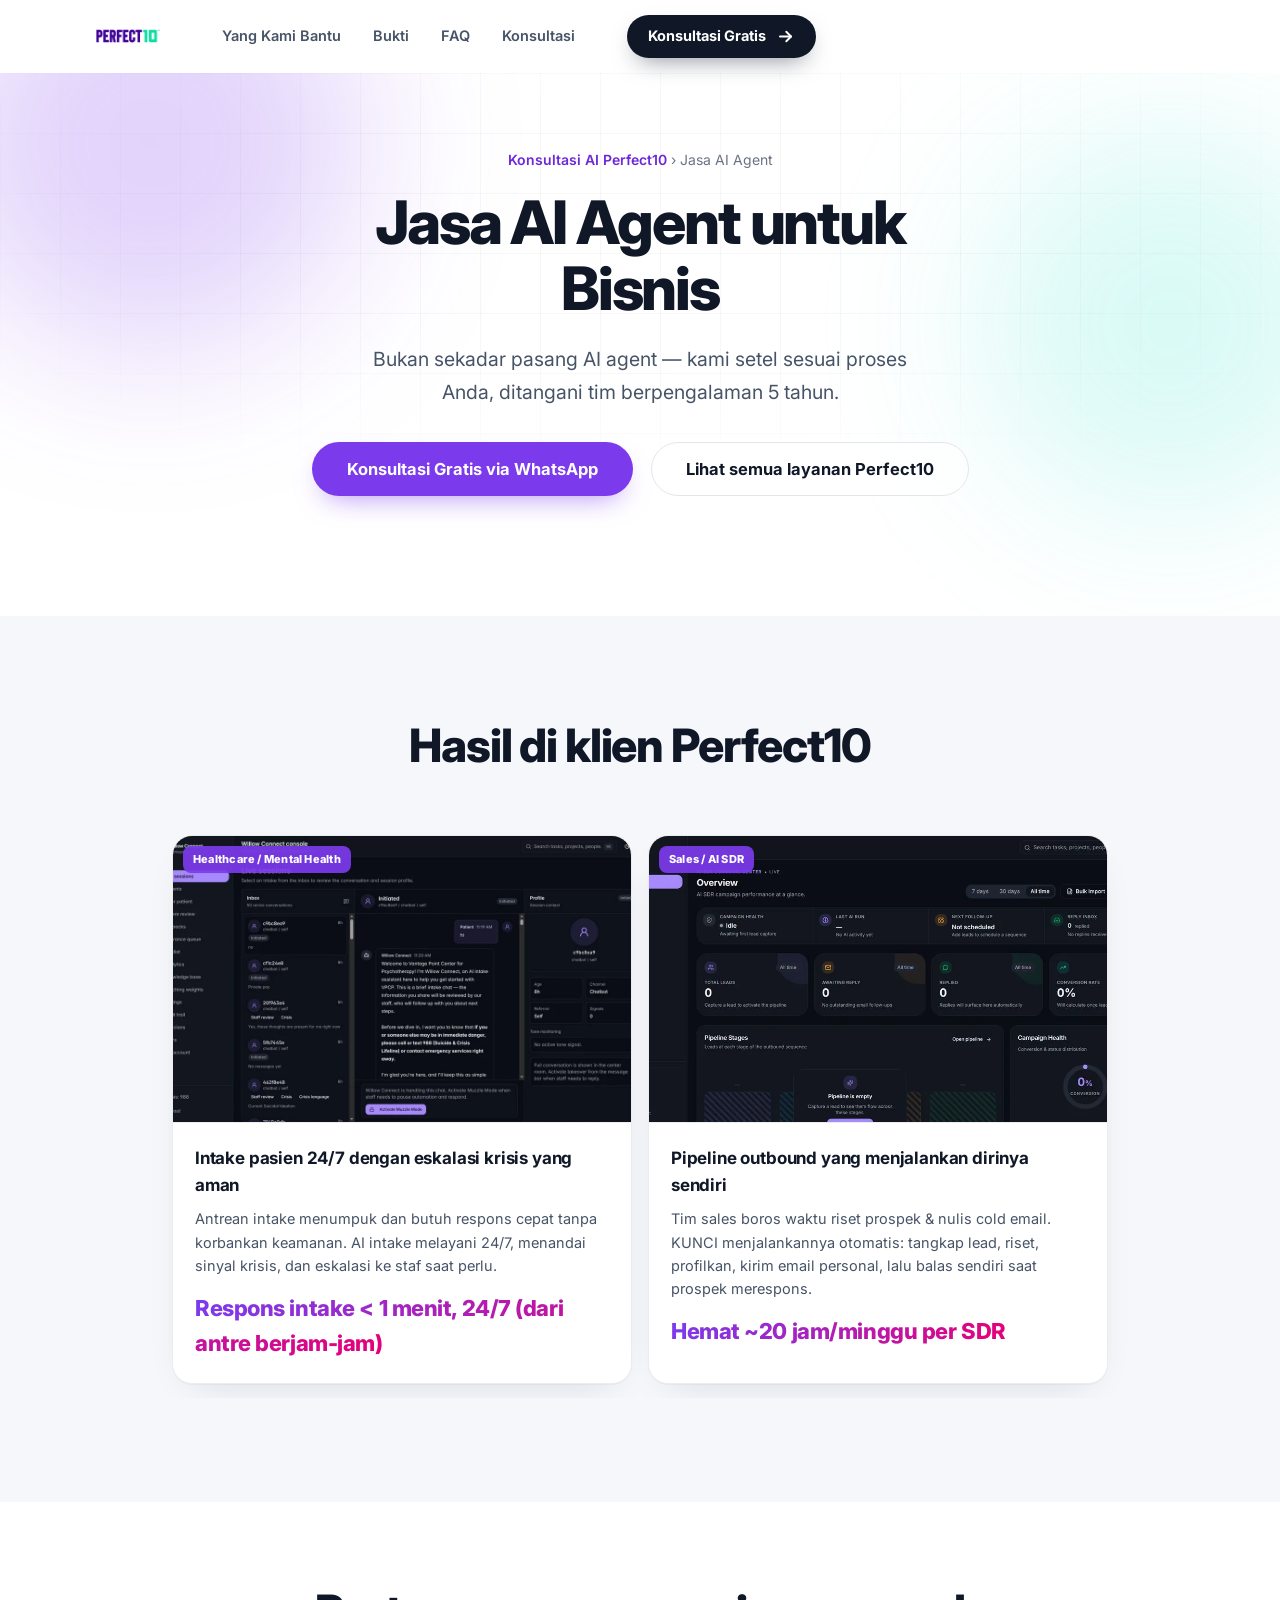
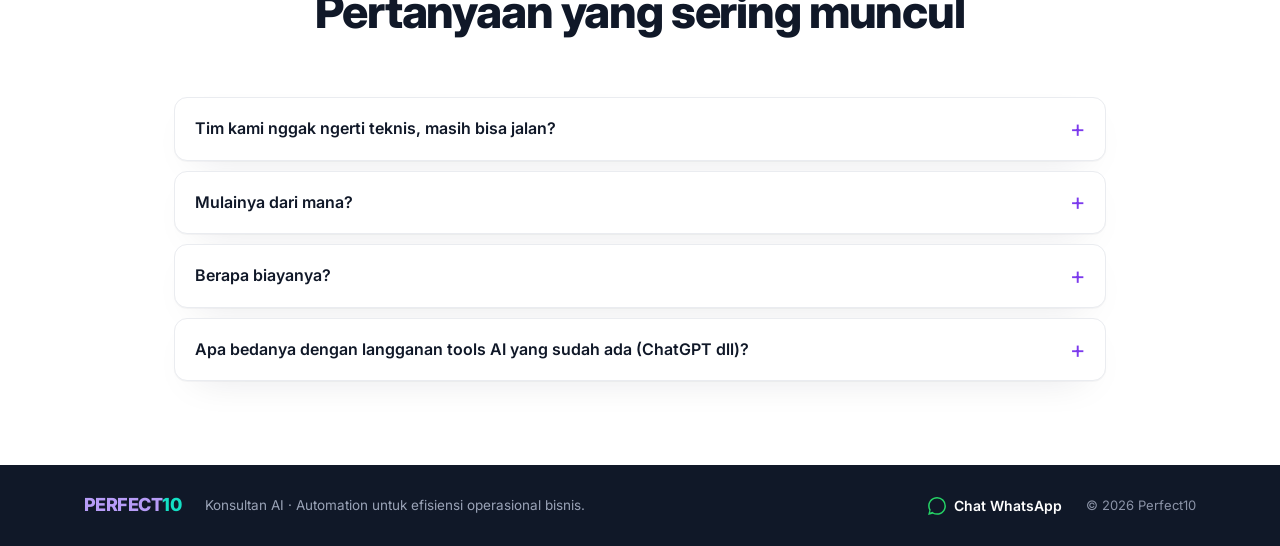
<file: jasa-ai-agent/index.html>
<!DOCTYPE html>
<html lang="id">
<head>
  <meta charset="UTF-8" />
  <meta name="viewport" content="width=device-width, initial-scale=1.0" />
  <meta name="color-scheme" content="light only" />
  <meta name="darkreader-lock" />
  <!-- Service page (P10 SEO E4). Approved by Alif and indexable since
       2026-10-15; tools/seo-check.mjs lists it in sitemap.xml. -->
  <meta name="robots" content="index, follow" />
  <title>Jasa AI Agent untuk Bisnis — Perfect10</title>
  <meta name="description" content="Jasa setup dan konfigurasi AI agent dari Perfect10: disetel sesuai proses bisnis Anda oleh tim berpengalaman 5 tahun. Konsultasi gratis via WhatsApp." />
  <link rel="canonical" href="https://consul.perfect10.id/jasa-ai-agent/" />

  <meta property="og:title" content="Jasa AI Agent untuk Bisnis — Perfect10" />
  <meta property="og:description" content="Jasa setup dan konfigurasi AI agent dari Perfect10: disetel sesuai proses bisnis Anda oleh tim berpengalaman 5 tahun. Konsultasi gratis via WhatsApp." />
  <meta property="og:type" content="website" />
  <meta property="og:url" content="https://consul.perfect10.id/jasa-ai-agent/" />
  <meta property="og:site_name" content="Perfect10" />
  <meta property="og:locale" content="id_ID" />
  <meta property="og:image" content="https://consul.perfect10.id/assets/og-cover.png" />

  <!-- Structured data: name = H1, description = hero lead, breadcrumb = the
       visible back link. Keep in sync with the visible copy. -->
  <script type="application/ld+json">
{
  "@context": "https://schema.org",
  "@graph": [
    {
      "@type": "Service",
      "@id": "https://consul.perfect10.id/jasa-ai-agent/#service",
      "name": "Jasa AI Agent untuk Bisnis",
      "description": "Bukan sekadar pasang AI agent — kami setel sesuai proses Anda, ditangani tim berpengalaman 5 tahun.",
      "provider": {
        "@type": "Organization",
        "@id": "https://consul.perfect10.id/#organization",
        "name": "Perfect10",
        "url": "https://consul.perfect10.id/"
      },
      "areaServed": {
        "@type": "Country",
        "name": "Indonesia"
      },
      "url": "https://consul.perfect10.id/jasa-ai-agent/"
    },
    {
      "@type": "BreadcrumbList",
      "itemListElement": [
        {
          "@type": "ListItem",
          "position": 1,
          "name": "Konsultasi AI Perfect10",
          "item": "https://consul.perfect10.id/"
        },
        {
          "@type": "ListItem",
          "position": 2,
          "name": "Jasa AI Agent",
          "item": "https://consul.perfect10.id/jasa-ai-agent/"
        }
      ]
    }
  ]
}
  </script>

  <meta name="theme-color" content="#0A0E1A" />

  <link rel="icon" type="image/svg+xml" href="/assets/favicon.svg" />
  <link rel="preconnect" href="https://fonts.googleapis.com" />
  <link rel="preconnect" href="https://fonts.gstatic.com" crossorigin />
  <link href="https://fonts.googleapis.com/css2?family=Inter:wght@400;500;600;700;800;900&display=swap" rel="stylesheet" />
  <link rel="stylesheet" href="/styles.css?v=24" />

  <!-- ============================================================
       META PIXEL  —  Perfect10 (ID: 2041952410057672)
       ============================================================ -->
  <!-- Meta Pixel Code -->
  <script>
    !function(f,b,e,v,n,t,s){if(f.fbq)return;n=f.fbq=function(){n.callMethod?
    n.callMethod.apply(n,arguments):n.queue.push(arguments)};if(!f._fbq)f._fbq=n;
    n.push=n;n.loaded=!0;n.version='2.0';n.queue=[];t=b.createElement(e);t.async=!0;
    t.src=v;s=b.getElementsByTagName(e)[0];s.parentNode.insertBefore(t,s)}(window,
    document,'script','https://connect.facebook.net/en_US/fbevents.js');
    fbq('init', '2041952410057672');
    fbq('track', 'PageView');
  </script>
  <noscript><img height="1" width="1" style="display:none"
    src="https://www.facebook.com/tr?id=2041952410057672&ev=PageView&noscript=1" alt=""/></noscript>
  <!-- End Meta Pixel Code -->

  <script src="/analytics.js?v=1"></script>
</head>

<body>
  <header class="header" id="site-header">
    <div class="container">
      <a href="/" class="logo logo--img" aria-label="Perfect10"><img src="/assets/logo.webp" alt="Perfect10" width="384" height="131" /></a>
      <nav class="nav" aria-label="Navigasi utama">
        <a href="/#solusi">Yang Kami Bantu</a>
        <a href="/#bukti">Bukti</a>
        <a href="/#faq">FAQ</a>
        <a href="/#konsultasi">Konsultasi</a>
      </nav>
      <div class="header-cta">
        <a href="/#konsultasi" class="btn btn--primary js-cta" data-src="header">
          <span class="cta-label">Konsultasi Gratis</span>
          <svg class="arrow" viewBox="0 0 24 24" fill="none" stroke="currentColor" stroke-width="2.4" stroke-linecap="round" stroke-linejoin="round" aria-hidden="true"><path d="M5 12h14"/><path d="M13 6l6 6-6 6"/></svg>
        </a>
      </div>
    </div>
  </header>

  <main id="top">
  <section class="hero">
    <span class="glow glow-1" aria-hidden="true"></span>
    <span class="glow glow-2" aria-hidden="true"></span>
    <div class="container">
      <div class="hero-grid is-center">
        <div class="hero-copy">
          <nav class="crumb" aria-label="Breadcrumb"><a href="/">Konsultasi AI Perfect10</a> <span aria-hidden="true">›</span> <span aria-current="page">Jasa AI Agent</span></nav>
          <h1>Jasa AI Agent untuk Bisnis</h1>
          <p class="lead">Bukan sekadar pasang AI agent — kami setel sesuai proses Anda, ditangani tim berpengalaman 5 tahun.</p>
          <div class="hero-cta">
            <a href="/#konsultasi" class="btn btn--accent btn--lg js-cta" data-src="service-hero">Konsultasi Gratis via WhatsApp</a>
            <a href="/" class="btn btn--ghost btn--lg">Lihat semua layanan Perfect10</a>
          </div>
        </div>
      </div>
    </div>
  </section>

  <section class="section section--soft" id="bukti">
    <div class="container">
      <div class="section-head center">
        <h2>Hasil di klien Perfect10</h2>
      </div>
      <div class="slider" tabindex="0" aria-label="Use case">
        <article class="slide uc">
          <figure class="uc-img"><img src="/assets/uc-vantage.webp" alt="Konsol Willow Connect untuk Vantage Point: AI intake pasien dengan chat langsung dan profil pasien" loading="lazy" decoding="async" /><span class="uc-ind">Healthcare / Mental Health</span></figure>
          <div class="uc-body">
            <h4>Intake pasien 24/7 dengan eskalasi krisis yang aman</h4>
            <p>Antrean intake menumpuk dan butuh respons cepat tanpa korbankan keamanan. AI intake melayani 24/7, menandai sinyal krisis, dan eskalasi ke staf saat perlu.</p>
            <span class="uc-metric grad-text">Respons intake < 1 menit, 24/7 (dari antre berjam-jam)</span>
          </div>
        </article>
        <article class="slide uc">
          <figure class="uc-img"><img src="/assets/uc-kunci.webp" alt="Dashboard KUNCI Workspace: pusat kendali AI SDR untuk leads, balasan, dan tingkat konversi" loading="lazy" decoding="async" /><span class="uc-ind">Sales / AI SDR</span></figure>
          <div class="uc-body">
            <h4>Pipeline outbound yang menjalankan dirinya sendiri</h4>
            <p>Tim sales boros waktu riset prospek & nulis cold email. KUNCI menjalankannya otomatis: tangkap lead, riset, profilkan, kirim email personal, lalu balas sendiri saat prospek merespons.</p>
            <span class="uc-metric grad-text">Hemat ~20 jam/minggu per SDR</span>
          </div>
        </article>
      </div>
    </div>
  </section>

  <section class="section section--tight" id="faq">
    <div class="container container--tight">
      <div class="section-head center">
        <h2>Pertanyaan yang sering muncul</h2>
      </div>
      <div class="faq-simple">
        <details>
          <summary>Tim kami nggak ngerti teknis, masih bisa jalan?</summary>
          <p>Bisa. Anda cukup paham bisnis Anda; urusan teknis dari rancang sampai jalan sepenuhnya kami tangani. Kami terjemahkan kebutuhan bisnis jadi solusi, bukan sebaliknya.</p>
        </details>
        <details>
          <summary>Mulainya dari mana?</summary>
          <p>Dari konsultasi gratis via WhatsApp. Kami petakan proses Anda, tunjukkan bagian mana yang paling layak diotomatiskan duluan, baru kasih rekomendasi — sebelum Anda komit apa pun.</p>
        </details>
        <details>
          <summary>Berapa biayanya?</summary>
          <p>Menyesuaikan ruang lingkup dan dampak yang ingin dicapai. Mulai dari konsultasi gratis, lalu estimasi yang transparan tanpa biaya tersembunyi.</p>
        </details>
        <details>
          <summary>Apa bedanya dengan langganan tools AI yang sudah ada (ChatGPT dll)?</summary>
          <p>Tools jadi itu generik. Kami sesuaikan AI dengan proses, aturan, dan konteks unik bisnis Anda — plus pengalaman 5 tahun supaya konfigurasinya benar-benar pas, bukan sekadar dipasang.</p>
        </details>
      </div>
    </div>
  </section>
  </main>

  <!-- ===================== FOOTER (minimal) ===================== -->
  <footer class="footer-mini">
    <div class="container">
      <div class="logo"><span class="p">PERFECT</span><span class="n">10</span></div>
      <p class="fm-desc">Konsultan AI · Automation untuk efisiensi operasional bisnis.</p>
      <a href="#" class="fm-wa js-cta" data-src="footer">
        <svg viewBox="0 0 24 24" fill="currentColor" aria-hidden="true"><path d="M.057 24l1.687-6.163a11.867 11.867 0 0 1-1.587-5.946C.16 5.335 5.495 0 12.05 0a11.817 11.817 0 0 1 8.413 3.488 11.824 11.824 0 0 1 3.48 8.414c-.003 6.557-5.338 11.892-11.893 11.892a11.9 11.9 0 0 1-5.688-1.448L.057 24zm6.597-3.807c1.676.995 3.276 1.591 5.392 1.592 5.448 0 9.886-4.434 9.889-9.885.002-5.462-4.415-9.89-9.881-9.892-5.452 0-9.887 4.434-9.889 9.884a9.86 9.86 0 0 0 1.51 5.26l-.999 3.648 3.978-1.219z"/></svg>
        <span>Chat WhatsApp</span>
      </a>
      <p class="footer-copy">© <span id="year"></span> Perfect10</p>
    </div>
  </footer>

  <!-- sticky mobile CTA -->
  <div class="sticky-cta" id="sticky-cta">
    <div class="sc-txt">
      <b>Konsultasi gratis</b>
      <span>Audit operasional Anda — tanpa biaya</span>
    </div>
    <a href="/#konsultasi" class="btn btn--accent js-cta" data-src="sticky">Mulai</a>
  </div>

  <script defer src="/app.js?v=21"></script>
</body>
</html>
</file>
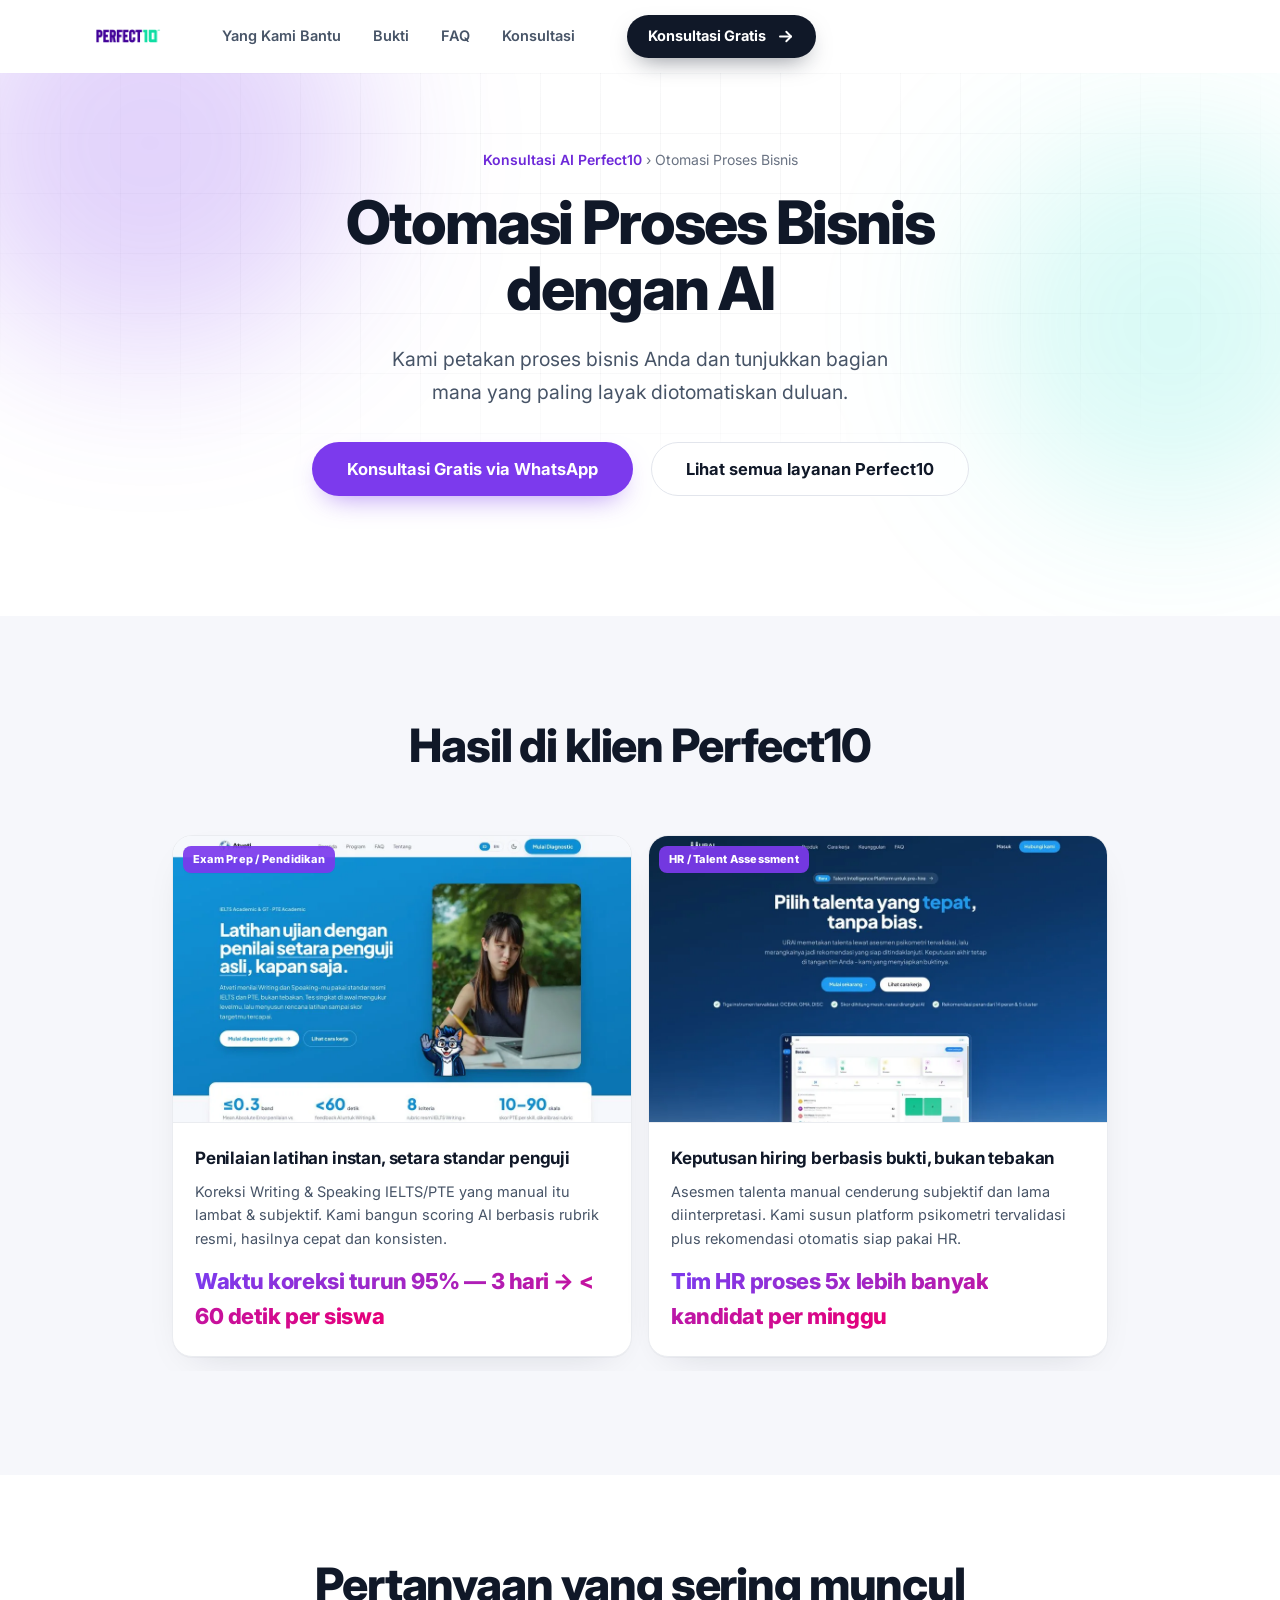
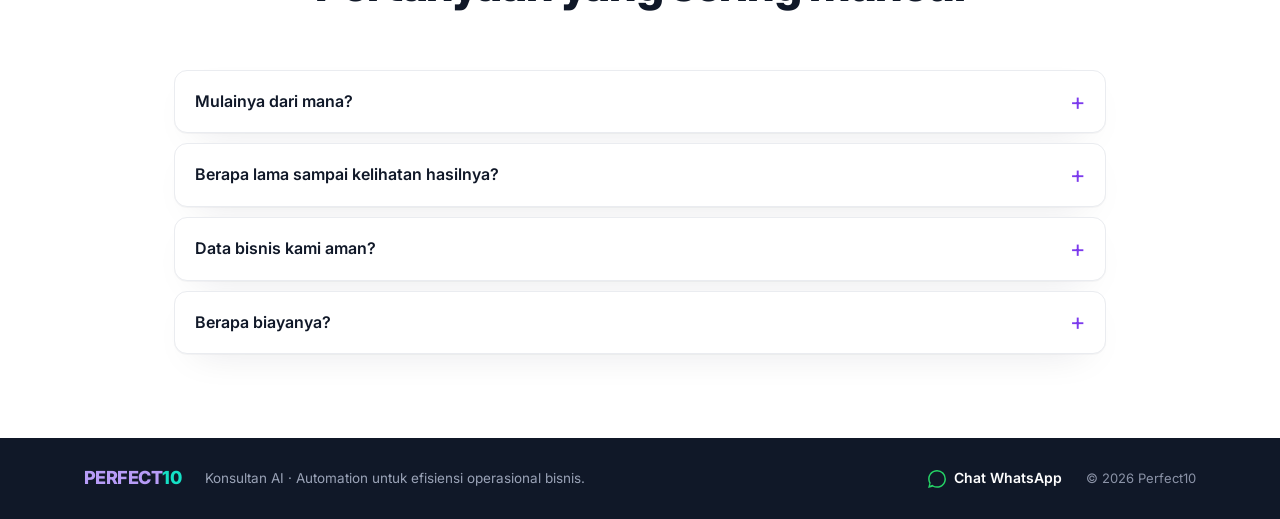
<file: otomasi-proses-bisnis/index.html>
<!DOCTYPE html>
<html lang="id">
<head>
  <meta charset="UTF-8" />
  <meta name="viewport" content="width=device-width, initial-scale=1.0" />
  <meta name="color-scheme" content="light only" />
  <meta name="darkreader-lock" />
  <!-- Service page (P10 SEO E4). Approved by Alif and indexable since
       2026-10-15; tools/seo-check.mjs lists it in sitemap.xml. -->
  <meta name="robots" content="index, follow" />
  <title>Otomasi Proses Bisnis dengan AI — Perfect10</title>
  <meta name="description" content="Perfect10 memetakan proses bisnis Anda, menunjukkan bagian yang paling layak diotomatiskan duluan, lalu membangun automasi AI-nya. Konsultasi gratis via WhatsApp." />
  <link rel="canonical" href="https://consul.perfect10.id/otomasi-proses-bisnis/" />

  <meta property="og:title" content="Otomasi Proses Bisnis dengan AI — Perfect10" />
  <meta property="og:description" content="Perfect10 memetakan proses bisnis Anda, menunjukkan bagian yang paling layak diotomatiskan duluan, lalu membangun automasi AI-nya. Konsultasi gratis via WhatsApp." />
  <meta property="og:type" content="website" />
  <meta property="og:url" content="https://consul.perfect10.id/otomasi-proses-bisnis/" />
  <meta property="og:site_name" content="Perfect10" />
  <meta property="og:locale" content="id_ID" />
  <meta property="og:image" content="https://consul.perfect10.id/assets/og-cover.png" />

  <!-- Structured data: name = H1, description = hero lead, breadcrumb = the
       visible back link. Keep in sync with the visible copy. -->
  <script type="application/ld+json">
{
  "@context": "https://schema.org",
  "@graph": [
    {
      "@type": "Service",
      "@id": "https://consul.perfect10.id/otomasi-proses-bisnis/#service",
      "name": "Otomasi Proses Bisnis dengan AI",
      "description": "Kami petakan proses bisnis Anda dan tunjukkan bagian mana yang paling layak diotomatiskan duluan.",
      "provider": {
        "@type": "Organization",
        "@id": "https://consul.perfect10.id/#organization",
        "name": "Perfect10",
        "url": "https://consul.perfect10.id/"
      },
      "areaServed": {
        "@type": "Country",
        "name": "Indonesia"
      },
      "url": "https://consul.perfect10.id/otomasi-proses-bisnis/"
    },
    {
      "@type": "BreadcrumbList",
      "itemListElement": [
        {
          "@type": "ListItem",
          "position": 1,
          "name": "Konsultasi AI Perfect10",
          "item": "https://consul.perfect10.id/"
        },
        {
          "@type": "ListItem",
          "position": 2,
          "name": "Otomasi Proses Bisnis",
          "item": "https://consul.perfect10.id/otomasi-proses-bisnis/"
        }
      ]
    }
  ]
}
  </script>

  <meta name="theme-color" content="#0A0E1A" />

  <link rel="icon" type="image/svg+xml" href="/assets/favicon.svg" />
  <link rel="preconnect" href="https://fonts.googleapis.com" />
  <link rel="preconnect" href="https://fonts.gstatic.com" crossorigin />
  <link href="https://fonts.googleapis.com/css2?family=Inter:wght@400;500;600;700;800;900&display=swap" rel="stylesheet" />
  <link rel="stylesheet" href="/styles.css?v=24" />

  <!-- ============================================================
       META PIXEL  —  Perfect10 (ID: 2041952410057672)
       ============================================================ -->
  <!-- Meta Pixel Code -->
  <script>
    !function(f,b,e,v,n,t,s){if(f.fbq)return;n=f.fbq=function(){n.callMethod?
    n.callMethod.apply(n,arguments):n.queue.push(arguments)};if(!f._fbq)f._fbq=n;
    n.push=n;n.loaded=!0;n.version='2.0';n.queue=[];t=b.createElement(e);t.async=!0;
    t.src=v;s=b.getElementsByTagName(e)[0];s.parentNode.insertBefore(t,s)}(window,
    document,'script','https://connect.facebook.net/en_US/fbevents.js');
    fbq('init', '2041952410057672');
    fbq('track', 'PageView');
  </script>
  <noscript><img height="1" width="1" style="display:none"
    src="https://www.facebook.com/tr?id=2041952410057672&ev=PageView&noscript=1" alt=""/></noscript>
  <!-- End Meta Pixel Code -->

  <script src="/analytics.js?v=1"></script>
</head>

<body>
  <header class="header" id="site-header">
    <div class="container">
      <a href="/" class="logo logo--img" aria-label="Perfect10"><img src="/assets/logo.webp" alt="Perfect10" width="384" height="131" /></a>
      <nav class="nav" aria-label="Navigasi utama">
        <a href="/#solusi">Yang Kami Bantu</a>
        <a href="/#bukti">Bukti</a>
        <a href="/#faq">FAQ</a>
        <a href="/#konsultasi">Konsultasi</a>
      </nav>
      <div class="header-cta">
        <a href="/#konsultasi" class="btn btn--primary js-cta" data-src="header">
          <span class="cta-label">Konsultasi Gratis</span>
          <svg class="arrow" viewBox="0 0 24 24" fill="none" stroke="currentColor" stroke-width="2.4" stroke-linecap="round" stroke-linejoin="round" aria-hidden="true"><path d="M5 12h14"/><path d="M13 6l6 6-6 6"/></svg>
        </a>
      </div>
    </div>
  </header>

  <main id="top">
  <section class="hero">
    <span class="glow glow-1" aria-hidden="true"></span>
    <span class="glow glow-2" aria-hidden="true"></span>
    <div class="container">
      <div class="hero-grid is-center">
        <div class="hero-copy">
          <nav class="crumb" aria-label="Breadcrumb"><a href="/">Konsultasi AI Perfect10</a> <span aria-hidden="true">›</span> <span aria-current="page">Otomasi Proses Bisnis</span></nav>
          <h1>Otomasi Proses Bisnis dengan AI</h1>
          <p class="lead">Kami petakan proses bisnis Anda dan tunjukkan bagian mana yang paling layak diotomatiskan duluan.</p>
          <div class="hero-cta">
            <a href="/#konsultasi" class="btn btn--accent btn--lg js-cta" data-src="service-hero">Konsultasi Gratis via WhatsApp</a>
            <a href="/" class="btn btn--ghost btn--lg">Lihat semua layanan Perfect10</a>
          </div>
        </div>
      </div>
    </div>
  </section>

  <section class="section section--soft" id="bukti">
    <div class="container">
      <div class="section-head center">
        <h2>Hasil di klien Perfect10</h2>
      </div>
      <div class="slider" tabindex="0" aria-label="Use case">
        <article class="slide uc">
          <figure class="uc-img"><img src="/assets/uc-atveti.webp" alt="Halaman Atveti: latihan ujian dengan penilaian AI setara penguji, selisih ≤0,3 band dalam kurang dari 60 detik" loading="lazy" decoding="async" /><span class="uc-ind">Exam Prep / Pendidikan</span></figure>
          <div class="uc-body">
            <h4>Penilaian latihan instan, setara standar penguji</h4>
            <p>Koreksi Writing & Speaking IELTS/PTE yang manual itu lambat & subjektif. Kami bangun scoring AI berbasis rubrik resmi, hasilnya cepat dan konsisten.</p>
            <span class="uc-metric grad-text">Waktu koreksi turun 95% — 3 hari → < 60 detik per siswa</span>
          </div>
        </article>
        <article class="slide uc">
          <figure class="uc-img"><img src="/assets/uc-urai.webp" alt="Halaman URAI: platform asesmen talenta pre-hire dengan instrumen OCEAN, GMA, dan DISC" loading="lazy" decoding="async" /><span class="uc-ind">HR / Talent Assessment</span></figure>
          <div class="uc-body">
            <h4>Keputusan hiring berbasis bukti, bukan tebakan</h4>
            <p>Asesmen talenta manual cenderung subjektif dan lama diinterpretasi. Kami susun platform psikometri tervalidasi plus rekomendasi otomatis siap pakai HR.</p>
            <span class="uc-metric grad-text">Tim HR proses 5x lebih banyak kandidat per minggu</span>
          </div>
        </article>
      </div>
    </div>
  </section>

  <section class="section section--tight" id="faq">
    <div class="container container--tight">
      <div class="section-head center">
        <h2>Pertanyaan yang sering muncul</h2>
      </div>
      <div class="faq-simple">
        <details>
          <summary>Mulainya dari mana?</summary>
          <p>Dari konsultasi gratis via WhatsApp. Kami petakan proses Anda, tunjukkan bagian mana yang paling layak diotomatiskan duluan, baru kasih rekomendasi — sebelum Anda komit apa pun.</p>
        </details>
        <details>
          <summary>Berapa lama sampai kelihatan hasilnya?</summary>
          <p>Tergantung kompleksitas, tapi kami sengaja mulai dari satu proses berdampak tinggi supaya Anda lihat hasil nyata dalam hitungan minggu, bukan bulan.</p>
        </details>
        <details>
          <summary>Data bisnis kami aman?</summary>
          <p>Aman. Kami bisa rancang solusi sesuai tingkat sensitivitas data Anda — termasuk opsi on-premise, di mana semua data dan AI berjalan di server Anda sendiri tanpa keluar ke pihak ketiga.</p>
        </details>
        <details>
          <summary>Berapa biayanya?</summary>
          <p>Menyesuaikan ruang lingkup dan dampak yang ingin dicapai. Mulai dari konsultasi gratis, lalu estimasi yang transparan tanpa biaya tersembunyi.</p>
        </details>
      </div>
    </div>
  </section>
  </main>

  <!-- ===================== FOOTER (minimal) ===================== -->
  <footer class="footer-mini">
    <div class="container">
      <div class="logo"><span class="p">PERFECT</span><span class="n">10</span></div>
      <p class="fm-desc">Konsultan AI · Automation untuk efisiensi operasional bisnis.</p>
      <a href="#" class="fm-wa js-cta" data-src="footer">
        <svg viewBox="0 0 24 24" fill="currentColor" aria-hidden="true"><path d="M.057 24l1.687-6.163a11.867 11.867 0 0 1-1.587-5.946C.16 5.335 5.495 0 12.05 0a11.817 11.817 0 0 1 8.413 3.488 11.824 11.824 0 0 1 3.48 8.414c-.003 6.557-5.338 11.892-11.893 11.892a11.9 11.9 0 0 1-5.688-1.448L.057 24zm6.597-3.807c1.676.995 3.276 1.591 5.392 1.592 5.448 0 9.886-4.434 9.889-9.885.002-5.462-4.415-9.89-9.881-9.892-5.452 0-9.887 4.434-9.889 9.884a9.86 9.86 0 0 0 1.51 5.26l-.999 3.648 3.978-1.219z"/></svg>
        <span>Chat WhatsApp</span>
      </a>
      <p class="footer-copy">© <span id="year"></span> Perfect10</p>
    </div>
  </footer>

  <!-- sticky mobile CTA -->
  <div class="sticky-cta" id="sticky-cta">
    <div class="sc-txt">
      <b>Konsultasi gratis</b>
      <span>Audit operasional Anda — tanpa biaya</span>
    </div>
    <a href="/#konsultasi" class="btn btn--accent js-cta" data-src="sticky">Mulai</a>
  </div>

  <script defer src="/app.js?v=21"></script>
</body>
</html>
</file>
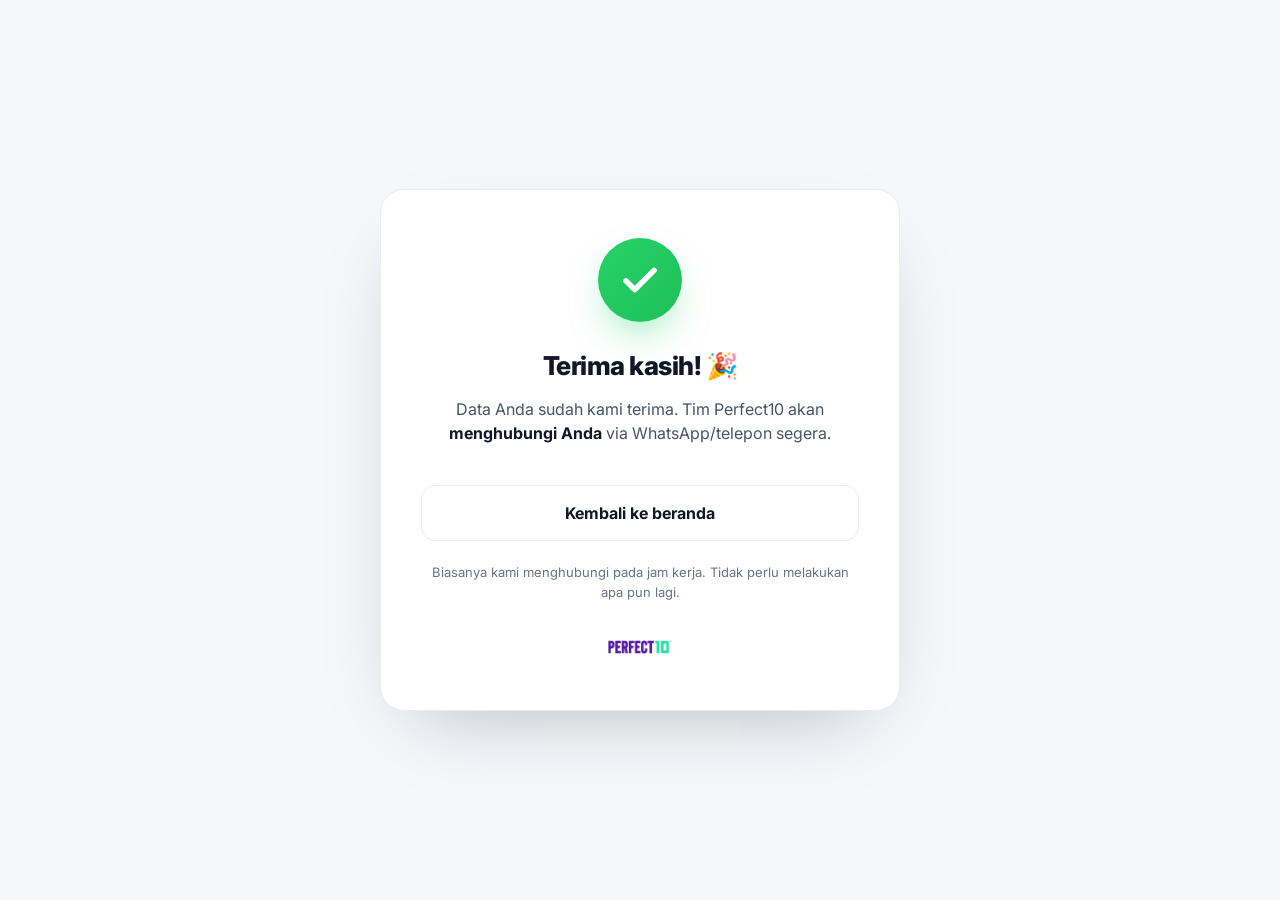
<file: thanks.html>
<!DOCTYPE html>
<html lang="id">
<head>
  <meta charset="UTF-8" />
  <meta name="viewport" content="width=device-width, initial-scale=1.0" />
  <meta name="color-scheme" content="light only" />
  <meta name="darkreader-lock" />
  <meta name="robots" content="noindex,nofollow" />
  <title>Terima kasih — Perfect10</title>
  <meta name="description" content="Terima kasih. Data Anda sudah kami terima — tim Perfect10 akan menghubungi Anda via WhatsApp/telepon segera." />

  <meta name="theme-color" content="#0A0E1A" />

  <!-- ?wa= carries the wa.me link, whose prefilled text can include the
       visitor's name and phone (form fallback). Take it out of the address
       bar before any tracker reads the URL; keep it for this tab only. -->
  <script>
    (function () {
      var wa = null;
      try {
        wa = new URLSearchParams(location.search).get("wa");
        var nav = performance.getEntriesByType && performance.getEntriesByType("navigation")[0];
        if (wa) sessionStorage.setItem("p10_wa", wa);
        else if (nav && nav.type === "reload") wa = sessionStorage.getItem("p10_wa");
        else sessionStorage.removeItem("p10_wa");
      } catch (e) {}
      window.P10_WA = wa;
      if (location.search) history.replaceState(null, "", location.pathname + location.hash);
    })();
  </script>
  <link rel="icon" type="image/svg+xml" href="assets/favicon.svg" />
  <link rel="preconnect" href="https://fonts.googleapis.com" />
  <link rel="preconnect" href="https://fonts.gstatic.com" crossorigin />
  <link href="https://fonts.googleapis.com/css2?family=Inter:wght@400;500;600;700;800;900&display=swap" rel="stylesheet" />

  <!-- ============================================================
       META PIXEL  —  Perfect10 (ID: 2041952410057672)
       This is the VALID conversion page. Reaching it = a real
       WhatsApp consultation intent, so we fire PageView + Lead here
       (NOT on the landing page) to avoid inflated / "leaking" leads.
       In Meta, you can also set a Custom Conversion on URL contains
       "thanks.html" and map it to the Lead category.
       ============================================================ -->
  <!-- Meta Pixel Code -->
  <script>
    !function(f,b,e,v,n,t,s){if(f.fbq)return;n=f.fbq=function(){n.callMethod?
    n.callMethod.apply(n,arguments):n.queue.push(arguments)};if(!f._fbq)f._fbq=n;
    n.push=n;n.loaded=!0;n.version='2.0';n.queue=[];t=b.createElement(e);t.async=!0;
    t.src=v;s=b.getElementsByTagName(e)[0];s.parentNode.insertBefore(t,s)}(window,
    document,'script','https://connect.facebook.net/en_US/fbevents.js');
    fbq('init', '2041952410057672');
    fbq('track', 'PageView');
    fbq('track', 'Lead');
  </script>
  <noscript><img height="1" width="1" style="display:none"
    src="https://www.facebook.com/tr?id=2041952410057672&ev=Lead&noscript=1" alt=""/></noscript>
  <!-- End Meta Pixel Code -->

  <!-- PostHog: flushes the conversion event queued on the landing page -->
  <script src="analytics.js?v=1"></script>

  <style>
    :root{
      --navy:#0A0E1A; --ink:#101828; --body:#475467; --muted:#6A7383;
      --line:#EAECF0; --soft:#F6F7FB; --violet:#7C3AED; --wa:#25D366; --wa-700:#1FBF5A;
    }
    *{box-sizing:border-box;margin:0;padding:0}
    html,body{height:100%}
    body{
      font-family:Inter,system-ui,-apple-system,Segoe UI,Roboto,sans-serif;
      color:var(--ink); background:var(--soft);
      display:flex; align-items:center; justify-content:center;
      padding:24px; line-height:1.5;
    }
    .card{
      width:100%; max-width:520px; background:#fff; border:1px solid var(--line);
      border-radius:24px; padding:48px 40px; text-align:center;
      box-shadow:0 30px 80px -40px rgba(16,24,40,.35);
    }
    .badge{
      width:84px; height:84px; margin:0 auto 24px; border-radius:50%;
      background:linear-gradient(135deg,var(--wa),var(--wa-700));
      display:flex; align-items:center; justify-content:center;
      box-shadow:0 18px 40px -14px rgba(37,211,102,.6);
      animation:pop .45s cubic-bezier(.2,.9,.3,1.2) both;
    }
    .badge svg{width:42px;height:42px;stroke:#fff;stroke-width:3.2;fill:none;
      stroke-linecap:round;stroke-linejoin:round}
    .badge svg path{stroke-dasharray:40;stroke-dashoffset:40;
      animation:draw .5s .25s ease forwards}
    @keyframes pop{from{transform:scale(.7);opacity:0}to{transform:scale(1);opacity:1}}
    @keyframes draw{to{stroke-dashoffset:0}}
    h1{font-size:26px;font-weight:800;letter-spacing:-.02em;margin-bottom:12px}
    p.lede{font-size:16px;color:var(--body);margin-bottom:28px}
    p.lede b{color:var(--ink);font-weight:700}
    .btn{
      display:inline-flex;align-items:center;justify-content:center;gap:10px;
      width:100%;padding:15px 22px;border-radius:14px;font-size:16px;font-weight:700;
      text-decoration:none;border:none;cursor:pointer;font-family:inherit;
      transition:background .15s ease,box-shadow .15s ease,transform .05s ease;
    }
    .btn:active{transform:translateY(1px)}
    .btn--wa{background:var(--wa);color:#fff;box-shadow:0 14px 30px -12px rgba(37,211,102,.6)}
    .btn--wa:hover{background:var(--wa-700)}
    .btn--ghost{background:#fff;color:var(--ink);border:1px solid var(--line);margin-top:12px}
    .btn--ghost:hover{background:var(--soft)}
    .btn svg{width:20px;height:20px;fill:currentColor}
    .note{margin-top:22px;font-size:13px;color:var(--muted)}
    .brand{margin-top:30px;display:flex;justify-content:center}
    .brand img{height:30px;width:auto;opacity:.9}
  </style>
</head>
<body>
  <main class="card">
    <div class="badge" aria-hidden="true">
      <svg viewBox="0 0 24 24" aria-hidden="true" focusable="false"><path d="M4 12.5l5 5L20 6.5"/></svg>
    </div>

    <h1 data-t="title">Terima kasih! 🎉</h1>
    <p class="lede" data-t="lede">
      Data Anda sudah kami terima. Tim Perfect10 akan <b>menghubungi Anda</b>
      via WhatsApp/telepon segera.
    </p>

    <a id="wa-btn" class="btn btn--wa" href="#" rel="noopener" target="_blank">
      <svg viewBox="0 0 24 24" aria-hidden="true" focusable="false"><path d="M.057 24l1.687-6.163a11.867 11.867 0 01-1.587-5.946C.16 5.335 5.495 0 12.05 0a11.817 11.817 0 018.413 3.488 11.824 11.824 0 013.48 8.414c-.003 6.557-5.338 11.892-11.893 11.892a11.9 11.9 0 01-5.688-1.448L.057 24zm6.597-3.807c1.676.995 3.276 1.591 5.392 1.592 5.448 0 9.886-4.434 9.889-9.885.002-5.462-4.415-9.89-9.881-9.892-5.452 0-9.887 4.434-9.889 9.884a9.86 9.86 0 001.51 5.26l-.999 3.648 3.748-.607zm11.387-5.464c-.074-.124-.272-.198-.57-.347-.297-.149-1.758-.868-2.031-.967-.272-.099-.47-.149-.669.149-.198.297-.768.967-.941 1.165-.173.198-.347.223-.644.074-.297-.149-1.255-.462-2.39-1.475-.883-.788-1.48-1.761-1.653-2.059-.173-.297-.018-.458.13-.606.134-.133.297-.347.446-.521.151-.172.2-.296.3-.495.099-.198.05-.372-.025-.521-.075-.148-.669-1.611-.916-2.206-.242-.579-.487-.501-.669-.51l-.57-.01c-.198 0-.52.074-.792.372-.272.297-1.04 1.016-1.04 2.479 0 1.462 1.065 2.875 1.213 3.074.149.198 2.096 3.2 5.077 4.487.709.306 1.263.489 1.694.626.712.226 1.36.194 1.872.118.571-.085 1.758-.719 2.006-1.413.248-.695.248-1.29.173-1.414z"/></svg>
      <span data-t="waBtn">Buka WhatsApp lagi</span>
    </a>

    <a class="btn btn--ghost" href="index.html" data-t="home">Kembali ke beranda</a>

    <p class="note" data-t="note">Biasanya kami menghubungi pada jam kerja. Tidak perlu melakukan apa pun lagi.</p>
    <p class="brand"><img src="assets/logo.webp" alt="Perfect10" width="384" height="131" /></p>
  </main>

  <script>
    (function () {
      // language: reuse the same key the landing page persists (i18n.js → p10_lang)
      var lang = "id";
      try {
        var saved = localStorage.getItem("p10_lang");
        if (saved === "id" || saved === "en") lang = saved;
      } catch (e) {}
      document.documentElement.lang = lang;

      var T = {
        id: {
          title: "Terima kasih! 🎉",
          lede: "Data Anda sudah kami terima. Tim Perfect10 akan <b>menghubungi Anda</b> via WhatsApp/telepon segera.",
          ledeWa: "WhatsApp sudah terbuka di tab baru — Anda tinggal <b>kirim pesannya</b>. Tim Perfect10 akan segera membalas.",
          waBtn: "Buka WhatsApp lagi",
          home: "Kembali ke beranda",
          note: "Biasanya kami menghubungi pada jam kerja. Tidak perlu melakukan apa pun lagi.",
          noteWa: "Pesan tidak terkirim otomatis — pastikan Anda menekan tombol kirim di WhatsApp.",
        },
        en: {
          title: "Thank you! 🎉",
          lede: "We've received your details. The Perfect10 team will <b>reach out to you</b> via WhatsApp/phone shortly.",
          ledeWa: "WhatsApp just opened in a new tab — all you have to do is <b>send the message</b>. The Perfect10 team will reply shortly.",
          waBtn: "Open WhatsApp again",
          home: "Back to home",
          note: "We usually reach out during business hours. Nothing else for you to do.",
          noteWa: "The message isn't sent automatically — make sure you tap send in WhatsApp.",
        },
      };
      var dict = T[lang] || T.id;

      // ?wa= present = the visitor clicked a direct-WhatsApp CTA (WA opened in a
      // new tab). Absent = they submitted the lead form (we stored it, we follow
      // up). Copy differs per path.
      var wa = window.P10_WA; // read (and scrubbed from the URL) in <head>
      var key = function (k) { return wa && dict[k + "Wa"] != null ? dict[k + "Wa"] : dict[k]; };

      document.querySelectorAll("[data-t]").forEach(function (el) {
        var k = el.getAttribute("data-t");
        var v = (k === "lede" || k === "note") ? key(k) : dict[k];
        if (v == null) return;
        if (k === "lede") el.innerHTML = v;
        else el.textContent = v;
      });
      if (dict.title) document.title = dict.title.replace(/[\s🎉!]+$/, "") + " — Perfect10";

      var btn = document.getElementById("wa-btn");
      if (wa) {
        btn.setAttribute("href", wa);
        btn.addEventListener("click", function () {
          window.P10Track && P10Track.track("whatsapp_click", { cta: "thanks_reopen" });
        });
      } else {
        // no link passed → hide the re-open button, keep the back-home button
        btn.style.display = "none";
      }
    })();
  </script>
</body>
</html>
</file>
<file: styles.css>
/* =========================================================================
   consul.perfect10.id — Landing Page (revamp)
   Brand: Perfect10 (violet #7C3AED · teal #14E0C5 · magenta #E6007A)
   Direction: premium high-ticket B2B. Restrained gradient as accent only.
   ========================================================================= */

:root {
  /* brand */
  --violet: #7C3AED;
  --violet-700: #6D28D9;
  --teal:    #14E0C5;
  --magenta: #E6007A;

  /* neutrals */
  --ink:    #101828;   /* headings */
  --navy:   #0A0E1A;   /* deep dark bg */
  --navy-2: #11162A;   /* dark card surface */
  --body:   #475467;   /* body text */
  --muted:  #6A7383;   /* secondary text */
  --line:   #EAECF0;   /* borders */
  --line-2: #E2E5EC;
  --bg:     #FFFFFF;
  --soft:   #F6F7FB;   /* off-white sections */
  --soft-2: #EFF1F8;

  /* dark-on-dark text */
  --d-head: #FFFFFF;
  --d-body: #AEB6C8;
  --d-line: rgba(255,255,255,.10);
  --d-card: rgba(255,255,255,.035);

  /* gradients — used sparingly */
  --grad:      linear-gradient(90deg, #14E0C5 0%, #7C3AED 52%, #E6007A 100%);
  --grad-text: linear-gradient(92deg, #7C3AED 0%, #E6007A 100%);
  --grad-soft: linear-gradient(135deg, rgba(124,58,237,.10), rgba(230,0,122,.08));

  --radius:    20px;
  --radius-sm: 13px;
  --radius-xs: 9px;

  --shadow:    0 1px 2px rgba(16,24,40,.04), 0 10px 30px -14px rgba(16,24,40,.16);
  --shadow-md: 0 2px 4px rgba(16,24,40,.05), 0 20px 48px -20px rgba(16,24,40,.22);
  --shadow-lg: 0 30px 80px -28px rgba(124,58,237,.30);
  --shadow-soft: 0 1px 0 rgba(16,24,40,.03), 0 14px 40px -22px rgba(16,24,40,.18);

  --container: 1160px;
  --container-tight: 980px;

  --font: 'Inter', ui-sans-serif, system-ui, -apple-system, 'Segoe UI', Roboto, sans-serif;

  --ease: cubic-bezier(.22,.61,.36,1);
  --ease-out: cubic-bezier(.16,1,.3,1);
}

* { box-sizing: border-box; margin: 0; padding: 0; }
html { scroll-behavior: smooth; -webkit-text-size-adjust: 100%; color-scheme: light only; scroll-padding-top: 84px; }

body {
  font-family: var(--font);
  color: var(--ink);
  background: var(--bg);
  line-height: 1.6;
  font-size: 16px;
  -webkit-font-smoothing: antialiased;
  text-rendering: optimizeLegibility;
  overflow-x: hidden;
}

a { color: inherit; text-decoration: none; }
img, svg { display: block; max-width: 100%; }
ul { list-style: none; }
button { font-family: inherit; }

::selection { background: rgba(124,58,237,.18); }

/* focus visibility (a11y) */
:focus-visible { outline: 2px solid var(--violet); outline-offset: 3px; border-radius: 4px; }

/* skip link (a11y) */
.skip-link {
  position: absolute; left: -9999px; top: 8px; z-index: 200;
  background: var(--ink); color: #fff; padding: 10px 18px; border-radius: 8px; font-weight: 700; font-size: 14px;
}
.skip-link:focus { left: 12px; }

/* ---- layout helpers ---- */
.container { width: 100%; max-width: var(--container); margin: 0 auto; padding: 0 24px; }
.container--tight { max-width: var(--container-tight); }
.section { padding: 104px 0; position: relative; }
.section--tight { padding: 84px 0; }
.section--dark { background: var(--navy); color: var(--d-head); position: relative; overflow: hidden; }
.section--soft { background: var(--soft); }
.center { text-align: center; }

.eyebrow {
  display: inline-flex; align-items: center; gap: 9px;
  font-size: 12.5px; font-weight: 700; letter-spacing: .16em;
  text-transform: uppercase;
  color: var(--violet);
  margin-bottom: 18px;
}
.eyebrow::before { display: none; }
.eyebrow.no-line::before { display: none; }
.center .eyebrow { justify-content: center; }
.section--dark .eyebrow, .cta-section .eyebrow { color: #C4B5FD; }

h1, h2, h3 { line-height: 1.1; letter-spacing: -.025em; font-weight: 800; }
h2 { font-size: clamp(30px, 4.2vw, 46px); }
h3 { font-size: 19px; font-weight: 700; letter-spacing: -.012em; }

.lead { font-size: clamp(16px, 2vw, 19px); color: var(--body); max-width: 600px; line-height: 1.65; }
.section--dark .lead { color: var(--d-body); }
.center .lead { margin-left: auto; margin-right: auto; }

.grad-text {
  background: var(--grad-text);
  -webkit-background-clip: text; background-clip: text;
  -webkit-text-fill-color: transparent; color: transparent;
}

.section-head { max-width: 660px; margin: 0 auto 60px; }
.section-head h2 { margin-bottom: 18px; }

/* ---- buttons ---- */
.btn {
  display: inline-flex; align-items: center; justify-content: center; gap: 10px;
  font-weight: 700; font-size: 15.5px; line-height: 1;
  padding: 16px 26px; border-radius: 999px;
  cursor: pointer; border: 1px solid transparent;
  transition: transform .18s var(--ease), box-shadow .25s var(--ease), background .2s, color .2s, border-color .2s;
  white-space: nowrap; position: relative;
}
.btn:hover { transform: translateY(-2px); }
.btn:active { transform: translateY(0); }

.btn--primary {
  background: var(--ink); color: #fff;
  box-shadow: 0 10px 24px -10px rgba(16,24,40,.55);
}
.btn--primary:hover { background: #1d2740; box-shadow: 0 16px 34px -12px rgba(16,24,40,.6); }

.btn--accent {
  background: var(--violet); color: #fff;
  box-shadow: 0 12px 28px -12px rgba(124,58,237,.6);
}
.btn--accent:hover { background: var(--violet-700); box-shadow: 0 18px 40px -14px rgba(124,58,237,.7); }

.btn--ghost {
  background: rgba(255,255,255,.6); color: var(--ink);
  border-color: var(--line-2);
  backdrop-filter: blur(6px);
}
.btn--ghost:hover { background: #fff; border-color: #D3D8E4; }

.btn--ghost-dark {
  background: rgba(255,255,255,.05); color: #fff; border-color: rgba(255,255,255,.16);
}
.btn--ghost-dark:hover { background: rgba(255,255,255,.10); border-color: rgba(255,255,255,.28); }

.btn--lg { padding: 18px 34px; font-size: 16.5px; }
.btn--block { width: 100%; }
.btn svg { width: 19px; height: 19px; transition: transform .25s var(--ease); }
.btn:hover svg.arrow { transform: translateX(3px); }

.btn-note { font-size: 13.5px; color: var(--muted); display: inline-flex; align-items: center; gap: 9px; }
.dot { width: 8px; height: 8px; border-radius: 50%; background: #16C098; box-shadow: 0 0 0 4px rgba(22,192,152,.16); flex: none; }
.dot--pulse { animation: pulse 2.4s var(--ease) infinite; }
@keyframes pulse {
  0%,100% { box-shadow: 0 0 0 0 rgba(22,192,152,.45); }
  50%     { box-shadow: 0 0 0 7px rgba(22,192,152,0); }
}

/* ===== top gradient bar (brand) ===== */
.topbar { height: 4px; background: var(--grad); position: relative; z-index: 100; }

/* ===== header ===== */
.header {
  position: sticky; top: 0; z-index: 80;
  background: rgba(255,255,255,.72);
  backdrop-filter: saturate(180%) blur(16px);
  -webkit-backdrop-filter: saturate(180%) blur(16px);
  border-bottom: 1px solid transparent;
  transition: background .25s, border-color .25s, box-shadow .25s;
}
.header.is-scrolled {
  background: rgba(255,255,255,.86);
  border-bottom-color: var(--line);
  box-shadow: 0 4px 24px -18px rgba(16,24,40,.4);
}
.header .container { display: flex; align-items: center; gap: 24px; height: 72px; }
.logo { font-weight: 800; font-size: 22px; letter-spacing: -.035em; display: inline-flex; align-items: baseline; }
.logo--img { align-items: center; }
.logo--img img { height: 30px; width: auto; display: block; }
@media (max-width: 480px) { .logo--img img { height: 26px; } }
.logo .p { color: var(--violet); }
.logo .n { color: var(--teal); }
.logo .tm { font-size: 10px; vertical-align: super; color: var(--muted); font-weight: 600; margin-left: 1px; }

.nav { display: flex; align-items: center; gap: 4px; margin-left: 12px; }
.nav a {
  font-size: 14.5px; font-weight: 600; color: var(--body);
  padding: 9px 14px; border-radius: 999px; transition: color .18s, background .18s;
}
.nav a:hover { color: var(--ink); background: var(--soft-2); }
.header-cta { margin-left: auto; display: flex; align-items: center; gap: 12px; }
.header .btn { padding: 11px 20px; font-size: 14.5px; }

/* ===== hero ===== */
.hero { position: relative; padding: 76px 0 90px; overflow: hidden; }
.hero::before {
  content: ""; position: absolute; inset: 0; z-index: 0;
  background-image:
    linear-gradient(to right, rgba(16,24,40,.035) 1px, transparent 1px),
    linear-gradient(to bottom, rgba(16,24,40,.035) 1px, transparent 1px);
  background-size: 60px 60px;
  -webkit-mask-image: radial-gradient(ellipse 80% 65% at 50% 28%, #000 35%, transparent 78%);
          mask-image: radial-gradient(ellipse 80% 65% at 50% 28%, #000 35%, transparent 78%);
}
.hero .glow {
  position: absolute; z-index: 0; border-radius: 50%; filter: blur(80px); pointer-events: none;
  will-change: transform;
}
.hero .glow-1 { width: 420px; height: 420px; background: rgba(124,58,237,.22); top: -140px; left: -60px; }
.hero .glow-2 { width: 380px; height: 380px; background: rgba(20,224,197,.16); top: 60px; right: -80px; }
.hero .glow-3 { width: 320px; height: 320px; background: rgba(230,0,122,.10); bottom: -120px; left: 38%; }
.hero .container { position: relative; z-index: 1; }

.hero-grid {
  display: grid; grid-template-columns: 1.05fr .95fr; gap: 56px; align-items: center;
}
/* centered single-column hero (no side visual) */
.hero-grid.is-center { grid-template-columns: 1fr; gap: 0; max-width: 840px; margin: 0 auto; text-align: center; }
.hero-grid.is-center .hero-copy { max-width: 100%; }
.hero-grid.is-center h1 { max-width: 16ch; margin-left: auto; margin-right: auto; }
.hero-grid.is-center .lead { margin-left: auto; margin-right: auto; }
.hero-grid.is-center .hero-cta { justify-content: center; }
.hero-grid.is-center .hero-note { justify-content: center; }

.hero-copy { max-width: 600px; }
.pill {
  display: inline-flex; align-items: center; gap: 9px;
  font-size: 13px; font-weight: 600; color: var(--ink);
  background: #fff; border: 1px solid var(--line-2);
  padding: 7px 14px 7px 9px; border-radius: 999px; margin-bottom: 26px;
  box-shadow: var(--shadow-soft);
}
.pill .tag {
  font-size: 11px; font-weight: 800; letter-spacing: .05em; text-transform: uppercase;
  color: #fff; background: var(--violet); padding: 4px 9px; border-radius: 999px;
}
.hero h1 { font-size: clamp(38px, 5.6vw, 60px); margin-bottom: 22px; letter-spacing: -.035em; }
.hero .lead { margin-bottom: 34px; font-size: clamp(16.5px, 2.1vw, 19.5px); max-width: 540px; }
/* service pages: breadcrumb back to the consulting page */
.crumb { font-size: 14px; color: var(--muted); margin-bottom: 18px; }
.crumb a { color: var(--violet-700); font-weight: 600; text-decoration: none; }
.crumb a:hover { text-decoration: underline; }
.hero-grid.is-center .crumb { text-align: center; }

.hero-cta { display: flex; align-items: center; gap: 18px; flex-wrap: wrap; margin-bottom: 30px; }

.hero-trust { display: flex; align-items: center; gap: 16px; flex-wrap: wrap; }
.avatars { display: flex; }
.avatars span {
  width: 36px; height: 36px; border-radius: 50%; border: 2.5px solid #fff;
  margin-left: -10px; display: grid; place-items: center;
  font-size: 12.5px; font-weight: 800; color: #fff; box-shadow: var(--shadow-soft);
}
.avatars span:first-child { margin-left: 0; }
.avatars span:nth-child(1) { background: #7C3AED; }
.avatars span:nth-child(2) { background: #0EA5A0; }
.avatars span:nth-child(3) { background: #DB2777; }
.avatars span:nth-child(4) { background: #475467; }
.hero-trust .t-txt { font-size: 13.5px; color: var(--muted); line-height: 1.4; }
.hero-trust .t-txt strong { color: var(--ink); font-weight: 700; }
.stars { color: #F5A524; letter-spacing: 1px; font-size: 13px; }

/* ---- hero visual: live dashboard mock ---- */
.hero-visual { position: relative; }
.dash {
  position: relative;
  background: linear-gradient(180deg, #0E1426 0%, #0A0E1A 100%);
  border: 1px solid rgba(255,255,255,.08);
  border-radius: 22px;
  padding: 18px;
  box-shadow: var(--shadow-lg), 0 0 0 1px rgba(255,255,255,.03) inset;
  color: #fff;
}
.dash::after {
  content: ""; position: absolute; inset: 0; border-radius: 22px; pointer-events: none;
  background: radial-gradient(420px 200px at 80% -10%, rgba(124,58,237,.25), transparent 70%);
}
.dash-top { display: flex; align-items: center; gap: 8px; margin-bottom: 16px; position: relative; z-index: 1; }
.dash-top .dots { display: flex; gap: 6px; }
.dash-top .dots i { width: 9px; height: 9px; border-radius: 50%; background: rgba(255,255,255,.18); }
.dash-top .ttl { margin-left: 8px; font-size: 12.5px; font-weight: 600; color: #C4CAD8; }
.dash-live {
  margin-left: auto; display: inline-flex; align-items: center; gap: 6px;
  font-size: 10.5px; font-weight: 700; letter-spacing: .08em; text-transform: uppercase;
  color: #34D399; background: rgba(52,211,153,.12); padding: 4px 9px; border-radius: 999px;
}
.dash-live i { width: 6px; height: 6px; border-radius: 50%; background: #34D399; animation: pulse-d 1.8s infinite; }
@keyframes pulse-d { 0%,100% { opacity: 1; } 50% { opacity: .3; } }
.dash-tag {
  margin-left: auto; font-size: 10px; font-weight: 700; letter-spacing: .1em; text-transform: uppercase;
  color: #9AA3B7; background: rgba(255,255,255,.06); padding: 4px 9px; border-radius: 999px;
}

.dash-kpis { display: grid; grid-template-columns: 1fr 1fr; gap: 10px; margin-bottom: 14px; position: relative; z-index: 1; }
.kpi {
  background: rgba(255,255,255,.04); border: 1px solid rgba(255,255,255,.07);
  border-radius: 13px; padding: 13px 14px;
}
.kpi .k-lbl { font-size: 11px; color: #8A93A8; font-weight: 600; margin-bottom: 6px; display: flex; align-items: center; gap: 6px; }
.kpi .k-lbl svg { width: 13px; height: 13px; }
.kpi .k-val { font-size: 24px; font-weight: 800; letter-spacing: -.03em; line-height: 1; font-variant-numeric: tabular-nums; }
.kpi .k-sub { font-size: 11px; margin-top: 5px; font-weight: 600; }
.k-up { color: #34D399; }
.k-down { color: #F87171; }
.kpi--accent { background: linear-gradient(135deg, rgba(124,58,237,.22), rgba(230,0,122,.12)); border-color: rgba(167,139,250,.3); }

.dash-chart {
  background: rgba(255,255,255,.03); border: 1px solid rgba(255,255,255,.07);
  border-radius: 13px; padding: 14px 14px 10px; position: relative; z-index: 1;
}
.dash-chart .c-head { display: flex; justify-content: space-between; align-items: baseline; margin-bottom: 12px; }
.dash-chart .c-head .c-t { font-size: 12.5px; font-weight: 600; color: #C4CAD8; }
.dash-chart .c-head .c-v { font-size: 12px; color: #34D399; font-weight: 700; }
.bars { display: flex; align-items: flex-end; gap: 7px; height: 76px; }
.bars span {
  flex: 1; border-radius: 5px 5px 2px 2px;
  height: calc(var(--h, 1) * 100%);
  background: linear-gradient(180deg, #A78BFA, #7C3AED);
  transform-origin: bottom; transform: scaleY(1); opacity: 1;
}
.bars span:last-child { background: linear-gradient(180deg, #2DD4BF, #14E0C5); }
.dash.in .bars span { opacity: 1; transform: scaleY(1); }
.dash.in .bars span:last-child { opacity: 1; }

/* floating chips on the dash */
.chip-float {
  position: absolute; z-index: 3;
  background: #fff; color: var(--ink);
  border: 1px solid var(--line); border-radius: 13px;
  padding: 11px 14px; box-shadow: var(--shadow-md);
  display: flex; align-items: center; gap: 11px;
  font-size: 13px; font-weight: 600;
  animation: floaty 5s var(--ease) infinite;
}
.chip-float .ci { width: 30px; height: 30px; border-radius: 9px; display: grid; place-items: center; color: #fff; flex: none; }
.chip-float .ci svg { width: 16px; height: 16px; }
.chip-float small { display: block; font-size: 11px; color: var(--muted); font-weight: 600; }
.chip-1 { top: 8%; left: -34px; }
.chip-1 .ci { background: var(--violet); }
.chip-2 { bottom: 10%; right: -28px; animation-delay: 1.6s; }
.chip-2 .ci { background: #16C098; }
@keyframes floaty { 0%,100% { transform: translateY(0); } 50% { transform: translateY(-9px); } }

/* ===== logos / trust bar ===== */
.trustbar { padding: 38px 0; border-top: 1px solid var(--line); border-bottom: 1px solid var(--line); background: var(--bg); }
.trustbar .lbl { text-align: center; font-size: 12.5px; font-weight: 600; letter-spacing: .08em; text-transform: uppercase; color: var(--muted); margin-bottom: 24px; }
.logo-row { display: flex; flex-wrap: wrap; justify-content: center; align-items: center; gap: 18px 44px; }
.logo-row .brandmark {
  font-weight: 800; font-size: 19px; letter-spacing: -.02em; color: #98A1B3;
  opacity: .85; transition: color .2s, opacity .2s; display: inline-flex; align-items: center; gap: 8px;
}
.logo-row .brandmark svg { width: 20px; height: 20px; }
.logo-row .brandmark:hover { color: var(--ink); opacity: 1; }

/* ===== pain points (Masalah) ===== */
.pain-grid { display: grid; grid-template-columns: repeat(3, 1fr); gap: 16px; }
.pain {
  background: #fff; border: 1px solid var(--line); border-radius: var(--radius-sm);
  padding: 26px 24px; box-shadow: var(--shadow-soft);
  transition: transform .25s var(--ease), border-color .25s, box-shadow .25s;
  position: relative; overflow: hidden;
}
.pain::before {
  content: ""; position: absolute; left: 0; top: 0; bottom: 0; width: 3px;
  background: var(--grad); transform: scaleY(0); transform-origin: top; transition: transform .3s var(--ease);
}
.pain:hover { transform: translateY(-4px); border-color: var(--line-2); box-shadow: var(--shadow-md); }
.pain:hover::before { transform: scaleY(1); }
.pain .ic {
  width: 48px; height: 48px; border-radius: 13px;
  display: grid; place-items: center; background: var(--grad-soft); color: var(--violet);
  margin-bottom: 18px;
}
.pain .ic svg { width: 23px; height: 23px; }
.pain h3 { margin-bottom: 7px; }
.pain p { font-size: 14.5px; color: var(--muted); line-height: 1.6; }

.pain-foot { text-align: center; margin-top: 46px; font-size: 16px; color: var(--body); }
.pain-foot strong { color: var(--ink); font-weight: 700; }

/* ===== solutions (Solusi) — dark ===== */
.section--dark .glow-bg { position: absolute; inset: 0; z-index: 0;
  background:
    radial-gradient(640px 320px at 12% -5%, rgba(124,58,237,.22), transparent 60%),
    radial-gradient(640px 320px at 88% 105%, rgba(230,0,122,.16), transparent 60%);
}
.section--dark .container { position: relative; z-index: 1; }
.sol-grid { display: grid; grid-template-columns: repeat(3, 1fr); gap: 16px; }
.sol {
  background: var(--d-card); border: 1px solid var(--d-line);
  border-radius: var(--radius); padding: 28px 26px;
  transition: transform .25s var(--ease), border-color .25s, background .25s;
  position: relative; overflow: hidden;
}
.sol::after {
  content: ""; position: absolute; inset: 0; border-radius: inherit; opacity: 0;
  background: radial-gradient(280px 140px at 50% 0%, rgba(124,58,237,.18), transparent 70%);
  transition: opacity .3s; pointer-events: none;
}
.sol:hover { transform: translateY(-5px); border-color: rgba(167,139,250,.4); background: rgba(255,255,255,.055); }
.sol:hover::after { opacity: 1; }
.sol .ic {
  width: 52px; height: 52px; border-radius: 14px; display: grid; place-items: center;
  background: rgba(124,58,237,.16); border: 1px solid rgba(167,139,250,.28);
  color: #C4B5FD; margin-bottom: 20px;
}
.sol .ic svg { width: 25px; height: 25px; }
.sol h3 { color: #fff; margin-bottom: 9px; }
.sol p { font-size: 14.5px; color: var(--d-body); line-height: 1.6; }
.sol .sol-fit {
  margin-top: 14px; padding-top: 12px; border-top: 1px solid rgba(167,139,250,.16);
  font-size: 13px; color: var(--d-muted, #9aa0b4); line-height: 1.55;
}
.sol .sol-fit-lbl { font-weight: 700; color: #C4B5FD; }
.sol .sol-more { display: inline-block; margin-top: 12px; font-size: 14.5px; font-weight: 700; color: #C4B5FD; text-decoration: none; }
.sol .sol-more:hover { text-decoration: underline; }
.sol .sol-more:focus-visible { outline: 2px solid #C4B5FD; outline-offset: 3px; border-radius: 4px; }

/* ===== process / how it works ===== */
.steps { display: grid; grid-template-columns: repeat(4, 1fr); gap: 18px; position: relative; }
.steps::before {
  content: ""; position: absolute; top: 27px; left: 8%; right: 8%; height: 2px;
  background: repeating-linear-gradient(90deg, var(--line-2) 0 8px, transparent 8px 16px);
  z-index: 0;
}
.step { position: relative; z-index: 1; text-align: center; }
.step .num {
  width: 56px; height: 56px; margin: 0 auto 20px;
  border-radius: 50%; display: grid; place-items: center;
  font-size: 19px; font-weight: 800; color: var(--violet);
  background: #fff; border: 2px solid var(--line-2);
  box-shadow: var(--shadow-soft); position: relative;
}
.step.is-on .num { background: var(--ink); color: #fff; border-color: var(--ink); }
.step h3 { margin-bottom: 8px; }
.step p { font-size: 14px; color: var(--muted); line-height: 1.6; max-width: 230px; margin: 0 auto; }
.step .when { font-size: 12px; font-weight: 700; color: var(--violet); letter-spacing: .04em; text-transform: uppercase; margin-bottom: 12px; }

/* ===== comparison: before / after ===== */
.compare { display: grid; grid-template-columns: 1fr 1fr; gap: 20px; max-width: 900px; margin: 0 auto; }
.comp-card { border-radius: var(--radius); padding: 30px 30px 26px; border: 1px solid var(--line); }
.comp-card .ch { display: flex; align-items: center; gap: 11px; margin-bottom: 22px; font-weight: 800; font-size: 16px; letter-spacing: -.01em; }
.comp-card .ch .badge-x, .comp-card .ch .badge-v {
  width: 30px; height: 30px; border-radius: 9px; display: grid; place-items: center; flex: none;
}
.comp-card .ch .badge-x svg, .comp-card .ch .badge-v svg { width: 17px; height: 17px; }
.comp-list li { display: flex; gap: 12px; align-items: flex-start; font-size: 15px; padding: 11px 0; border-top: 1px solid var(--line); line-height: 1.5; }
.comp-list li:first-child { border-top: none; }
.comp-list li .li-ic { flex: none; width: 20px; height: 20px; margin-top: 1px; }
.comp-list li .li-ic svg { width: 20px; height: 20px; }

.comp-before { background: var(--soft); }
.comp-before .ch { color: var(--ink); }
.comp-before .ch .badge-x { background: rgba(230,0,122,.10); color: var(--magenta); }
.comp-before li { color: var(--body); }
.comp-before li .li-ic { color: #B0566F; }

.comp-after { background: #fff; box-shadow: var(--shadow-md); border-color: rgba(124,58,237,.22); position: relative; }
.comp-after::before {
  content: ""; position: absolute; inset: 0; border-radius: inherit; padding: 1px; pointer-events: none;
  background: linear-gradient(135deg, rgba(124,58,237,.4), rgba(20,224,197,.3));
  -webkit-mask: linear-gradient(#000 0 0) content-box, linear-gradient(#000 0 0);
  -webkit-mask-composite: xor; mask-composite: exclude;
}
.comp-after .ch { color: var(--ink); }
.comp-after .ch .badge-v { background: rgba(124,58,237,.12); color: var(--violet); }
.comp-after li { color: var(--ink); font-weight: 500; }
.comp-after li .li-ic { color: #16A07A; }

/* ===== case studies (Studi Kasus) ===== */
.case-grid { display: grid; grid-template-columns: repeat(3, 1fr); gap: 16px; }
.case {
  background: #fff; border: 1px solid var(--line); border-radius: var(--radius);
  padding: 26px 24px; box-shadow: var(--shadow-soft);
  display: flex; flex-direction: column; gap: 16px;
  transition: transform .25s var(--ease), box-shadow .25s, border-color .25s;
}
.case:hover { transform: translateY(-4px); box-shadow: var(--shadow-md); border-color: var(--line-2); }
.case .c-top { display: flex; align-items: center; gap: 13px; }
.case .avatar {
  flex: none; width: 46px; height: 46px; border-radius: 12px;
  display: grid; place-items: center; font-weight: 800; color: #fff; font-size: 16px;
}
.av-cs { background: linear-gradient(135deg,#7C3AED,#A78BFA); }
.av-fn { background: linear-gradient(135deg,#0EA5A0,#14E0C5); }
.av-op { background: linear-gradient(135deg,#475467,#667085); }
.av-sl { background: linear-gradient(135deg,#DB2777,#E6007A); }
.av-lg { background: linear-gradient(135deg,#6D28D9,#9333EA); }
.case .c-top h3 { font-size: 16.5px; }
.case .c-top .c-sub { font-size: 12.5px; color: var(--muted); font-weight: 600; }
.case .c-body { font-size: 14.5px; color: var(--body); line-height: 1.6; flex: 1; }
.case .c-result {
  display: flex; align-items: baseline; gap: 8px; padding-top: 16px; border-top: 1px solid var(--line);
}
.case .c-result .big { font-size: 28px; font-weight: 800; letter-spacing: -.03em; }
.case .c-result .lbl { font-size: 13px; color: var(--muted); font-weight: 600; }
.case .c-result .grad-text { background: var(--grad-text); -webkit-background-clip: text; background-clip: text; -webkit-text-fill-color: transparent; }

/* ===== guarantee / risk reversal ===== */
.guarantee { max-width: 920px; margin: 0 auto; }
.gua-card {
  background: linear-gradient(135deg, #0E1426 0%, #0A0E1A 70%);
  border: 1px solid rgba(255,255,255,.09);
  border-radius: 26px; padding: 52px 48px; color: #fff;
  display: grid; grid-template-columns: auto 1fr; gap: 36px; align-items: center;
  position: relative; overflow: hidden;
}
.gua-card::after {
  content: ""; position: absolute; inset: 0; pointer-events: none;
  background: radial-gradient(420px 200px at 90% 0%, rgba(20,224,197,.16), transparent 65%),
             radial-gradient(420px 220px at 0% 100%, rgba(124,58,237,.18), transparent 65%);
}
.gua-seal {
  width: 116px; height: 116px; border-radius: 50%; position: relative; z-index: 1; flex: none;
  display: grid; place-items: center;
  background: radial-gradient(circle at 35% 30%, rgba(124,58,237,.4), transparent 60%), rgba(255,255,255,.04);
  border: 1.5px solid rgba(167,139,250,.4);
}
.gua-seal svg { width: 52px; height: 52px; color: #C4B5FD; }
.gua-txt { position: relative; z-index: 1; }
.gua-txt h2 { font-size: clamp(24px,3vw,32px); color: #fff; margin-bottom: 12px; }
.gua-txt p { color: var(--d-body); font-size: 16px; max-width: 540px; }
.gua-txt .grad-text { background: linear-gradient(92deg,#A78BFA,#F472B6); -webkit-background-clip: text; background-clip: text; -webkit-text-fill-color: transparent; }

/* ===== FAQ ===== */
.faq { max-width: 760px; margin: 0 auto; }
.faq-item { border-bottom: 1px solid var(--line); }
.faq-q {
  width: 100%; text-align: left; background: none; border: none; cursor: pointer;
  display: flex; align-items: center; justify-content: space-between; gap: 18px;
  padding: 24px 4px; font-size: 17px; font-weight: 700; color: var(--ink); letter-spacing: -.01em;
}
.faq-q .ico { flex: none; width: 26px; height: 26px; border-radius: 50%; display: grid; place-items: center; background: var(--soft-2); transition: background .2s; }
.faq-q .ico svg { width: 15px; height: 15px; color: var(--violet); transition: transform .3s var(--ease); }
.faq-item.open .faq-q .ico { background: var(--violet); }
.faq-item.open .faq-q .ico svg { color: #fff; transform: rotate(45deg); }
.faq-a { max-height: 0; overflow: hidden; transition: max-height .35s var(--ease); }
.faq-a-inner { padding: 0 4px 24px; color: var(--body); font-size: 15.5px; line-height: 1.7; max-width: 660px; }

/* ===== form / final CTA ===== */
.cta-section { background: var(--navy); color: #fff; overflow: hidden; position: relative; }
.cta-section .glow-bg { position: absolute; inset: 0; z-index: 0;
  background:
    radial-gradient(700px 360px at 8% 0%, rgba(124,58,237,.24), transparent 58%),
    radial-gradient(700px 360px at 95% 100%, rgba(20,224,197,.14), transparent 58%);
}
.cta-section .container { position: relative; z-index: 1; }
.cta-wrap { display: grid; grid-template-columns: 1fr 1.05fr; gap: 56px; align-items: center; }
.cta-copy h2 { color: #fff; margin-bottom: 18px; }
.cta-copy .lead { color: var(--d-body); margin-bottom: 30px; max-width: 460px; }
.cta-points { display: grid; gap: 16px; margin-bottom: 30px; }
.cta-points li { display: flex; gap: 13px; align-items: flex-start; font-size: 15.5px; color: #E6E9F1; line-height: 1.5; }
.cta-points .chk {
  flex: none; width: 26px; height: 26px; border-radius: 50%;
  background: rgba(20,224,197,.16); border: 1px solid rgba(20,224,197,.4);
  display: grid; place-items: center; color: #2DD4BF; margin-top: 1px;
}
.cta-points .chk svg { width: 14px; height: 14px; }
.cta-meta { display: flex; align-items: center; gap: 18px; font-size: 13.5px; color: var(--d-body); flex-wrap: wrap; }
.cta-meta .m-item { display: inline-flex; align-items: center; gap: 8px; }
.cta-meta .m-item svg { width: 16px; height: 16px; color: #2DD4BF; }

.form-card {
  background: #fff; border-radius: 24px; padding: 34px;
  box-shadow: var(--shadow-lg); color: var(--ink);
}
.form-card .fc-head { display: flex; align-items: center; gap: 12px; margin-bottom: 6px; }
.form-card .fc-head .fc-ic { width: 40px; height: 40px; border-radius: 11px; background: #25D366; display: grid; place-items: center; flex: none; }
.form-card .fc-head .fc-ic svg { width: 22px; height: 22px; }
.form-card h3 { font-size: 22px; }
.form-card .sub { font-size: 14.5px; color: var(--muted); margin-bottom: 24px; }
.field { margin-bottom: 16px; }
.field label { display: block; font-size: 13px; font-weight: 600; margin-bottom: 7px; color: var(--ink); }
.field label .req { color: var(--magenta); }
.field input, .field select, .field textarea {
  width: 100%; font-family: inherit; font-size: 15px; color: var(--ink);
  padding: 13px 15px; border: 1.5px solid #DDE1EA; border-radius: 11px; background: #fff;
  transition: border-color .15s, box-shadow .15s;
}
.field input::placeholder, .field textarea::placeholder { color: #9AA2B1; }
.field input:focus, .field select:focus, .field textarea:focus {
  outline: none; border-color: var(--violet); box-shadow: 0 0 0 4px rgba(124,58,237,.12);
}
.field textarea { resize: vertical; min-height: 88px; }
.field-row { display: grid; grid-template-columns: 1fr 1fr; gap: 14px; }
.form-card .btn { margin-top: 8px; }
.form-card .btn--wa { background: #25D366; color: #fff; box-shadow: 0 12px 28px -12px rgba(37,211,102,.6); }
.form-card .btn--wa:hover { background: #1FBF5A; box-shadow: 0 18px 38px -14px rgba(37,211,102,.7); }
.form-foot { font-size: 12px; color: var(--muted); text-align: center; margin-top: 14px; line-height: 1.5; }
.form-err { color: var(--magenta); font-size: 13px; font-weight: 600; text-align: center; margin-top: 12px; line-height: 1.5; }
.form-card .btn--wa.is-loading { opacity: .75; pointer-events: none; }
.field .err { color: var(--magenta); font-size: 12.5px; margin-top: 6px; display: none; font-weight: 600; }
.field.invalid input { border-color: var(--magenta); }
.field.invalid .err { display: block; }

/* ===== footer ===== */
.footer { background: var(--ink); color: var(--d-body); padding: 64px 0 32px; }
.footer-top { display: grid; grid-template-columns: 1.4fr 1fr 1fr; gap: 40px; padding-bottom: 44px; border-bottom: 1px solid rgba(255,255,255,.09); }
.footer .logo { font-size: 24px; }
.footer .logo .p { color: #B79CF7; }
.footer .logo .n { color: var(--teal); }
.footer .f-desc { margin-top: 16px; max-width: 320px; font-size: 14.5px; line-height: 1.65; }
.footer .f-wa {
  margin-top: 22px; display: inline-flex; align-items: center; gap: 10px;
  font-size: 14.5px; font-weight: 700; color: #fff;
  background: rgba(37,211,102,.14); border: 1px solid rgba(37,211,102,.3);
  padding: 10px 18px; border-radius: 999px; transition: background .2s;
}
.footer .f-wa:hover { background: rgba(37,211,102,.24); }
.footer .f-wa svg { width: 18px; height: 18px; }
.footer .f-col h4 { font-size: 13px; text-transform: uppercase; letter-spacing: .1em; color: #8B93A7; margin-bottom: 18px; font-weight: 700; }
.footer .f-col a, .footer .f-col p { display: block; font-size: 14.5px; color: var(--d-body); margin-bottom: 12px; transition: color .18s; }
.footer .f-col a:hover { color: #fff; }
.footer-bottom { display: flex; flex-wrap: wrap; gap: 12px; justify-content: space-between; align-items: center; padding-top: 28px; }
.footer-copy { font-size: 13px; color: #8B93A7; }
.footer .f-strip { display: flex; gap: 6px; }
.footer .f-strip i { width: 26px; height: 4px; border-radius: 2px; }
.footer .f-strip i:nth-child(1){ background: var(--teal); }
.footer .f-strip i:nth-child(2){ background: var(--violet); }
.footer .f-strip i:nth-child(3){ background: var(--magenta); }

/* ===== floating WA + sticky mobile CTA ===== */
.wa-float {
  position: fixed; right: 22px; bottom: 22px; z-index: 70;
  width: 58px; height: 58px; border-radius: 50%; background: #25D366;
  display: grid; place-items: center; box-shadow: 0 12px 30px -8px rgba(37,211,102,.6);
  transition: transform .18s var(--ease), box-shadow .2s;
}
.wa-float::before {
  content: ""; position: absolute; inset: 0; border-radius: 50%;
  box-shadow: 0 0 0 0 rgba(37,211,102,.5); animation: wa-ring 2.6s var(--ease) infinite;
}
@keyframes wa-ring { 0% { box-shadow: 0 0 0 0 rgba(37,211,102,.45);} 70%,100% { box-shadow: 0 0 0 16px rgba(37,211,102,0);} }
.wa-float:hover { transform: scale(1.08); }
.wa-float svg { width: 30px; height: 30px; position: relative; z-index: 1; }

.sticky-cta {
  position: fixed; left: 0; right: 0; bottom: 0; z-index: 65;
  background: rgba(255,255,255,.92); backdrop-filter: blur(14px);
  border-top: 1px solid var(--line);
  padding: 12px 16px calc(12px + env(safe-area-inset-bottom));
  display: none; align-items: center; gap: 14px;
  transform: translateY(120%); transition: transform .3s var(--ease);
  box-shadow: 0 -8px 30px -18px rgba(16,24,40,.4);
}
.sticky-cta.show { transform: translateY(0); }
.sticky-cta .sc-txt { flex: 1; min-width: 0; }
.sticky-cta .sc-txt b { display: block; font-size: 14.5px; color: var(--ink); }
.sticky-cta .sc-txt span { font-size: 12.5px; color: var(--muted); }
.sticky-cta .btn { padding: 13px 22px; }

/* ===== scroll reveal ===== */
/* reveal animations intentionally disabled — calmer, boomer/millennial friendly */
.reveal, .reveal.in { opacity: 1; transform: none; }
.reveal[data-d="1"] { transition-delay: .07s; }
.reveal[data-d="2"] { transition-delay: .14s; }
.reveal[data-d="3"] { transition-delay: .21s; }
.reveal[data-d="4"] { transition-delay: .28s; }
.reveal[data-d="5"] { transition-delay: .35s; }

/* ===== responsive ===== */
@media (max-width: 980px) {
  .section { padding: 80px 0; }
  .hero-grid { grid-template-columns: 1fr; gap: 48px; }
  .hero-copy { max-width: 600px; }
  .hero-visual { max-width: 480px; margin: 0 auto; width: 100%; }
  .chip-1 { left: -14px; } .chip-2 { right: -10px; }
  .pain-grid { grid-template-columns: 1fr 1fr; }
  .sol-grid { grid-template-columns: 1fr 1fr; }
  .case-grid { grid-template-columns: 1fr 1fr; }
  .steps { grid-template-columns: 1fr 1fr; gap: 36px 18px; }
  .steps::before { display: none; }
  .cta-wrap { grid-template-columns: 1fr; gap: 40px; }
  .footer-top { grid-template-columns: 1fr 1fr; }
}
@media (max-width: 720px) {
  .nav { display: none; }
}
@media (max-width: 600px) {
  .section { padding: 64px 0; }
  .section-head { margin-bottom: 42px; }
  .hero { padding: 48px 0 64px; }
  .hero-cta { gap: 14px; }
  .hero-cta .btn { width: 100%; }
  .pain-grid { grid-template-columns: 1fr; }
  .sol-grid { grid-template-columns: 1fr; }
  .case-grid { grid-template-columns: 1fr; }
  .steps { grid-template-columns: 1fr; gap: 30px; }
  .compare { grid-template-columns: 1fr; }
  .gua-card { grid-template-columns: 1fr; padding: 36px 28px; text-align: center; gap: 24px; }
  .gua-seal { margin: 0 auto; }
  .gua-txt p { margin: 0 auto; }
  .field-row { grid-template-columns: 1fr; }
  .form-card { padding: 26px 22px; }
  .footer-top { grid-template-columns: 1fr; gap: 32px; }
  .header-cta .btn span.cta-label { display: none; }
  .wa-float { bottom: 84px; }
  .sticky-cta { display: flex; }
}

/* ===== reduced motion (a11y) ===== */
@media (prefers-reduced-motion: reduce) {
  * { animation-duration: .001ms !important; animation-iteration-count: 1 !important; transition-duration: .001ms !important; scroll-behavior: auto !important; }
  .reveal { opacity: 1 !important; transform: none !important; }
  .bars span { transform: scaleY(1) !important; opacity: 1 !important; }
  .chip-float { animation: none !important; }
}

/* =========================================================================
   Bukti & Use Case  +  placeholders  (revamp v3)
   ========================================================================= */
.hero-note { margin-top: 22px; font-size: 13.5px; color: var(--muted); display: inline-flex; align-items: center; gap: 9px; }
.opt { color: var(--muted); font-weight: 500; font-size: 12.5px; }

.bukti-sub { font-size: 15px; font-weight: 700; color: var(--ink); margin: 40px 0 18px; letter-spacing: -.01em; }
.bukti-sub:first-of-type { margin-top: 8px; }

/* generic placeholder block */
.ph {
  position: relative; display: flex; flex-direction: column; align-items: center; justify-content: center;
  gap: 8px; text-align: center;
  border: 1.5px dashed #C8CEDC; border-radius: var(--radius-sm);
  background:
    repeating-linear-gradient(45deg, rgba(124,58,237,.03) 0 12px, transparent 12px 24px),
    #fff;
  color: var(--muted); padding: 22px; min-height: 150px;
}
.ph-tag {
  position: absolute; top: 10px; left: 10px;
  font-size: 9.5px; font-weight: 800; letter-spacing: .1em;
  color: var(--violet); background: rgba(124,58,237,.10);
  padding: 3px 8px; border-radius: 6px;
}
.ph-cap { font-size: 13px; font-weight: 600; color: #98A0B2; max-width: 80%; }
.ph-photo { aspect-ratio: 4 / 3; min-height: 0; }
.ph-photo::before { content: "📷"; font-size: 26px; opacity: .5; }
.ph-dash { aspect-ratio: 16 / 10; min-height: 0; }
.ph-dash::before { content: "📊"; font-size: 26px; opacity: .5; }

.photo-grid { display: grid; grid-template-columns: repeat(3, 1fr); gap: 16px; }

/* testimonials */
.tcard-grid { display: grid; grid-template-columns: repeat(3, 1fr); gap: 16px; }
.tcard {
  position: relative; background: #fff; border: 1px solid var(--line);
  border-radius: var(--radius); padding: 26px 22px 20px; box-shadow: var(--shadow-soft);
}
.tcard blockquote { font-size: 15px; color: var(--ink); line-height: 1.6; margin: 14px 0 18px; }
.tcard figcaption { display: flex; align-items: center; gap: 12px; }
.tcard .t-ava { width: 42px; height: 42px; border-radius: 50%; background: var(--soft-2); border: 1px dashed #C8CEDC; flex: none; }
.tcard figcaption b { display: block; font-size: 14px; }
.tcard figcaption small { color: var(--muted); font-size: 12.5px; }

/* use cases */
.usecase-grid { display: grid; grid-template-columns: 1fr 1fr; gap: 18px; }
.uc { display: flex; flex-direction: column; background: #fff; border: 1px solid var(--line); border-radius: var(--radius); overflow: hidden; box-shadow: var(--shadow-soft); }
.uc .ph-dash { border: none; border-bottom: 1.5px dashed #C8CEDC; border-radius: 0; }
.uc-body { padding: 22px; }
.uc-body h4 { font-size: 17px; font-weight: 700; margin-bottom: 8px; letter-spacing: -.01em; }
.uc-body p { font-size: 14.5px; color: var(--body); margin-bottom: 14px; }
.uc-metric { font-size: 22px; font-weight: 800; letter-spacing: -.02em; }

@media (max-width: 880px) {
  .photo-grid, .tcard-grid { grid-template-columns: 1fr 1fr; }
  .usecase-grid { grid-template-columns: 1fr; }
}
@media (max-width: 560px) {
  .photo-grid, .tcard-grid { grid-template-columns: 1fr; }
}

/* ===== language toggle (ID / EN) ===== */
.lang {
  margin-left: auto;
  display: inline-flex; gap: 2px; padding: 3px;
  background: var(--soft-2); border: 1px solid var(--line); border-radius: 999px;
}
.lang-btn {
  border: none; background: transparent; cursor: pointer; font: inherit;
  font-size: 12.5px; font-weight: 700; color: var(--muted);
  padding: 6px 12px; border-radius: 999px; line-height: 1;
  transition: background .15s, color .15s;
}
.lang-btn:hover { color: var(--ink); }
.lang-btn.is-active { background: #fff; color: var(--ink); box-shadow: 0 1px 2px rgba(16,24,40,.12); }
.header-cta { margin-left: 14px; }
@media (max-width: 480px) {
  .lang-btn { padding: 6px 9px; }
}

/* =========================================================================
   Sliders (swipe / geser)  +  simple FAQ  +  minimal footer  (v5)
   ========================================================================= */
.slider {
  display: flex; gap: 16px; overflow-x: auto;
  scroll-snap-type: x mandatory; -webkit-overflow-scrolling: touch;
  padding: 4px 4px 14px; margin: 0 -4px;
  scrollbar-width: thin; scrollbar-color: rgba(124,58,237,.4) transparent;
}
.slider::-webkit-scrollbar { height: 8px; }
.slider::-webkit-scrollbar-track { background: transparent; }
.slider::-webkit-scrollbar-thumb { background: rgba(124,58,237,.35); border-radius: 99px; }
.section--dark .slider { scrollbar-color: rgba(255,255,255,.25) transparent; }
.section--dark .slider::-webkit-scrollbar-thumb { background: rgba(255,255,255,.22); }

.slide { scroll-snap-align: start; flex: 0 0 auto; }
.slide.sol    { flex-basis: 300px; }
.slide.tcard  { flex-basis: min(86%, 340px); }
.slide.uc     { flex-basis: min(88%, 460px); }
.slide.ph-photo { flex-basis: min(82%, 480px); }

.slider-hint { font-size: 12.5px; color: var(--muted); margin-top: 10px; text-align: center; }
.section--dark .slider-hint { color: #8A93A8; }

.bukti-head { display: flex; align-items: baseline; justify-content: space-between; gap: 12px; margin: 40px 0 16px; }
.bukti-head:first-of-type { margin-top: 8px; }
.bukti-head .bukti-sub { margin: 0; }
.bukti-head .slider-hint { margin: 0; }

/* simple FAQ (native details, no JS) */
.faq-simple { display: grid; gap: 10px; }
.faq-simple details {
  background: #fff; border: 1px solid var(--line); border-radius: var(--radius-sm);
  padding: 0 20px; box-shadow: var(--shadow-soft);
}
.faq-simple summary {
  list-style: none; cursor: pointer; padding: 18px 0;
  font-weight: 600; font-size: 16px; color: var(--ink);
  display: flex; justify-content: space-between; align-items: center; gap: 16px;
}
.faq-simple summary::-webkit-details-marker { display: none; }
.faq-simple summary::after { content: "+"; font-size: 24px; line-height: 1; color: var(--violet); font-weight: 400; }
.faq-simple details[open] summary::after { content: "−"; }
.faq-simple details p { padding: 0 0 18px; color: var(--body); font-size: 15px; line-height: 1.65; }
.faq-more { display: grid; gap: 10px; margin-top: 10px; }
.faq-more[hidden] { display: none; }
.faq-toggle {
  display: inline-flex; align-items: center; gap: 8px; justify-self: center;
  margin-top: 18px; padding: 11px 22px;
  background: #fff; border: 1px solid var(--line); border-radius: 999px;
  font: inherit; font-weight: 600; font-size: 15px; color: var(--violet);
  cursor: pointer; box-shadow: var(--shadow-soft);
  transition: background .15s ease, border-color .15s ease;
}
.faq-toggle:hover { background: var(--soft, #f6f5ff); border-color: var(--violet); }
.faq-toggle-ic { width: 18px; height: 18px; transition: transform .2s ease; }
.faq-toggle.is-open .faq-toggle-ic { transform: rotate(180deg); }

/* minimal footer */
.footer-mini { background: var(--ink); color: #C9CEDB; padding: 26px 0; }
.footer-mini .container { display: flex; align-items: center; flex-wrap: wrap; gap: 14px 24px; }
.footer-mini .logo { font-size: 18px; font-weight: 800; letter-spacing: -.03em; }
.footer-mini .logo .p { color: #B79CF7; } .footer-mini .logo .n { color: var(--teal); }
.footer-mini .fm-desc { font-size: 13.5px; color: #9AA3B7; flex: 1; min-width: 220px; }
.footer-mini .fm-wa { display: inline-flex; align-items: center; gap: 8px; font-weight: 600; font-size: 14px; color: #fff; }
.footer-mini .fm-wa svg { width: 18px; height: 18px; color: #25D366; }
.footer-mini .fm-wa:hover { color: #fff; opacity: .85; }
.footer-mini .footer-copy { font-size: 13px; color: #8B93A7; }

@media (max-width: 600px) {
  .footer-mini .container { flex-direction: column; align-items: flex-start; gap: 12px; }
}

/* =========================================================================
   Slider carousel controls (v6) — hide raw scrollbar, add arrows + drag
   ========================================================================= */
.slider { scrollbar-width: none; -ms-overflow-style: none; scroll-padding-left: 4px; }
.slider::-webkit-scrollbar { display: none; height: 0; width: 0; }
.slider.dragging { scroll-snap-type: none; user-select: none; cursor: grabbing; }

.slider-wrap { position: relative; }
.slider-nav {
  position: absolute; top: 42%; transform: translateY(-50%); z-index: 5;
  width: 44px; height: 44px; border-radius: 50%;
  border: 1px solid var(--line); background: #fff; color: var(--ink); cursor: pointer;
  display: grid; place-items: center; box-shadow: var(--shadow-md);
  transition: transform .15s var(--ease), opacity .2s, background .15s, color .15s;
}
.slider-nav svg { width: 20px; height: 20px; }
.slider-nav:hover { background: var(--ink); color: #fff; transform: translateY(-50%) scale(1.06); }
.slider-prev { left: -12px; }
.slider-next { right: -12px; }
.slider-nav.is-hidden { opacity: 0; pointer-events: none; }
.section--dark .slider-nav { background: rgba(255,255,255,.12); border-color: rgba(255,255,255,.22); color: #fff; backdrop-filter: blur(8px); }
.section--dark .slider-nav:hover { background: #fff; color: var(--ink); }

/* arrows on desktop; mobile uses native swipe + the hint text */
@media (min-width: 721px) {
  .slider { cursor: grab; }
  .slider:active { cursor: grabbing; }
  .slider-hint { display: none; }
}
@media (max-width: 720px) {
  .slider-nav { display: none; }
}

/* =========================================================================
   Modern slider polish (v7) — edge fades + pagination dots
   ========================================================================= */
.slider {
  --fl: 0px; --fr: 0px;
  -webkit-mask-image: linear-gradient(90deg, transparent 0, #000 var(--fl), #000 calc(100% - var(--fr)), transparent 100%);
          mask-image: linear-gradient(90deg, transparent 0, #000 var(--fl), #000 calc(100% - var(--fr)), transparent 100%);
}
.slider-dots { display: flex; justify-content: center; gap: 7px; margin-top: 20px; }
.slider-dot {
  width: 8px; height: 8px; padding: 0; border: none; border-radius: 99px;
  background: #D3D8E4; cursor: pointer;
  transition: width .25s var(--ease), background .25s;
}
.slider-dot:hover { background: #B6BECD; }
.slider-dot.is-active { width: 26px; background: var(--violet); }
.section--dark .slider-dot { background: rgba(255,255,255,.25); }
.section--dark .slider-dot:hover { background: rgba(255,255,255,.45); }
.section--dark .slider-dot.is-active { background: #fff; }

/* center slider content when it fits; left-align + scroll when it overflows */
.slider { justify-content: safe center; }

/* =========================================================================
   Real photos + client trust + real use cases  (v9)
   ========================================================================= */

/* ---- hero: real photo instead of fake dashboard ---- */
.hero-photo {
  position: relative; border-radius: 22px; overflow: hidden;
  border: 1px solid var(--line);
  box-shadow: var(--shadow-lg), 0 0 0 1px rgba(255,255,255,.04) inset;
  background: var(--soft-2);
}
.hero-photo img { width: 100%; height: auto; aspect-ratio: 16 / 9; object-fit: cover; display: block; }
.hero-photo .hp-cap {
  position: absolute; left: 12px; bottom: 12px; z-index: 2;
  display: inline-flex; align-items: center; gap: 8px;
  font-size: 12.5px; font-weight: 600; color: #fff;
  background: rgba(10,14,26,.62); backdrop-filter: blur(8px);
  padding: 8px 13px; border-radius: 999px; border: 1px solid rgba(255,255,255,.14);
}
.hero-photo .hp-cap .dot { width: 8px; height: 8px; }
.hero-badge {
  position: absolute; right: -14px; top: 14%; z-index: 3;
  background: #fff; border: 1px solid var(--line); border-radius: 14px;
  padding: 12px 16px; box-shadow: var(--shadow-md);
  animation: floaty 5s var(--ease) infinite;
}
.hero-badge .hb-flags { font-size: 17px; letter-spacing: 2px; display: block; margin-bottom: 3px; }
.hero-badge .hb-txt { font-size: 12.5px; font-weight: 700; color: var(--ink); }

/* ---- trust bar geo line ---- */
.trustbar .trust-geo {
  text-align: center; margin-top: 22px;
  font-size: 13.5px; font-weight: 600; color: var(--muted); line-height: 1.6;
}
.trustbar .brandmark { cursor: default; }
.trustbar .geo-flags { display: block; font-size: 22px; letter-spacing: 4px; line-height: 1.2; margin-top: 12px; }
.trustbar .geo-note { display: flex; align-items: center; justify-content: center; gap: 18px; }
.trustbar .gov-logo { height: 52px; width: auto; opacity: 1; }
.logo-row .gov-logo { filter: none; opacity: 1; height: 52px; }
.logo-row .cl-logo {
  height: 40px; width: auto; max-width: 150px; object-fit: contain;
  filter: none; opacity: 1; transition: opacity .2s;
}
.logo-row .cl-logo[alt="Atveti"] { height: 56px; }
.logo-row .cl-logo:hover { opacity: .85; }
.logo-row .cl-more {
  font-size: 14px; font-weight: 800; color: var(--violet);
  background: rgba(124,58,237,.08); border: 1px solid rgba(124,58,237,.2);
  padding: 7px 14px; border-radius: 999px; opacity: 1;
}

/* ---- real client photos in slider ---- */
.slide.photo {
  scroll-snap-align: start; flex: 0 0 auto; flex-basis: min(82%, 480px);
  position: relative; border-radius: var(--radius-sm); overflow: hidden;
  border: 1px solid var(--line); box-shadow: var(--shadow-soft); background: var(--soft-2);
}
.slide.photo img { width: 100%; aspect-ratio: 4 / 3; object-fit: cover; display: block; }
.slide.photo figcaption {
  position: absolute; left: 10px; bottom: 10px; right: 10px;
  font-size: 12.5px; font-weight: 600; color: #fff;
  background: rgba(10,14,26,.6); backdrop-filter: blur(6px);
  padding: 7px 12px; border-radius: 10px; border: 1px solid rgba(255,255,255,.12);
}

/* ---- use-case image (real, replaces 📊 placeholder) ---- */
.uc .uc-img {
  position: relative; border-bottom: 1px solid var(--line); overflow: hidden;
}
.uc .uc-img img { width: 100%; aspect-ratio: 16 / 10; object-fit: cover; display: block; }
.uc .uc-img .uc-ind {
  position: absolute; top: 10px; left: 10px;
  font-size: 11px; font-weight: 800; letter-spacing: .02em;
  color: #fff; background: rgba(124,58,237,.92);
  padding: 5px 10px; border-radius: 8px; box-shadow: var(--shadow-soft);
}


@media (max-width: 600px) {
  .hero-badge { right: 8px; top: 10px; padding: 9px 12px; }
  .hero-badge .hb-flags { font-size: 15px; }
}
</file>
